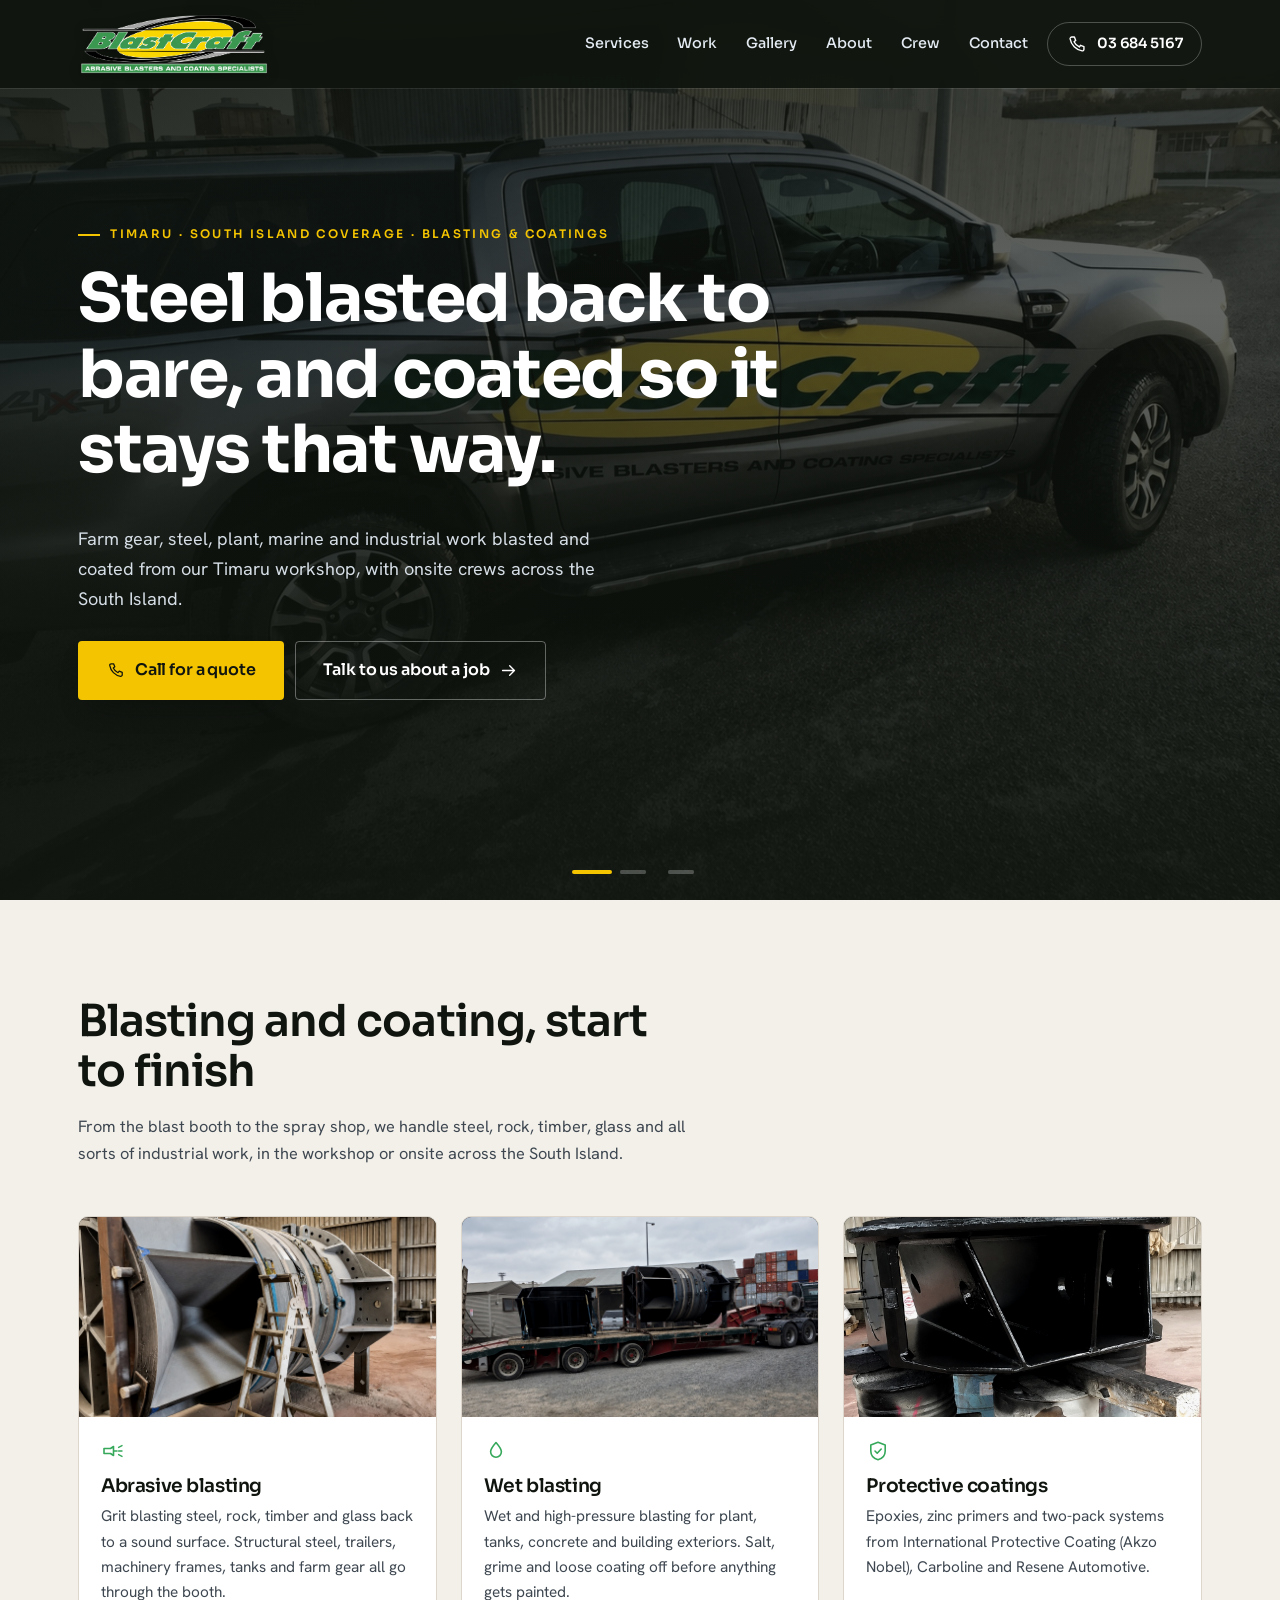
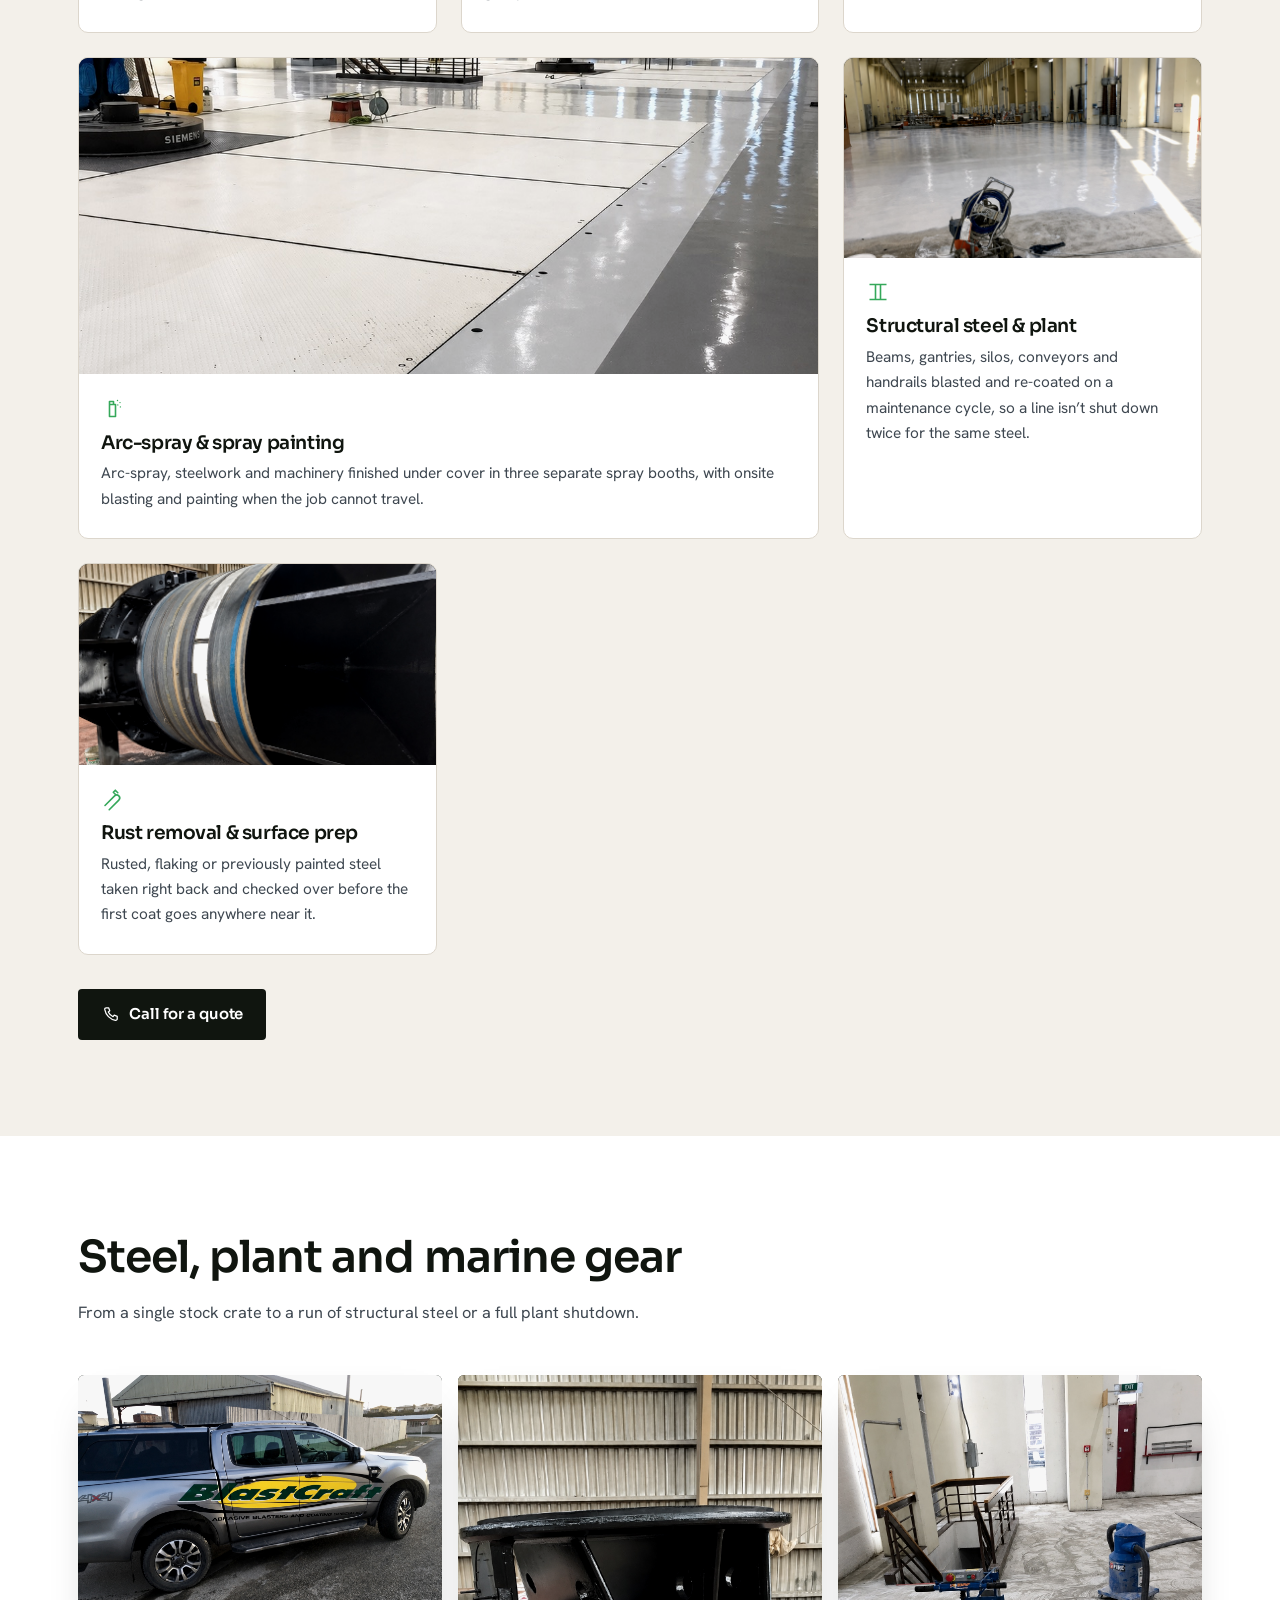
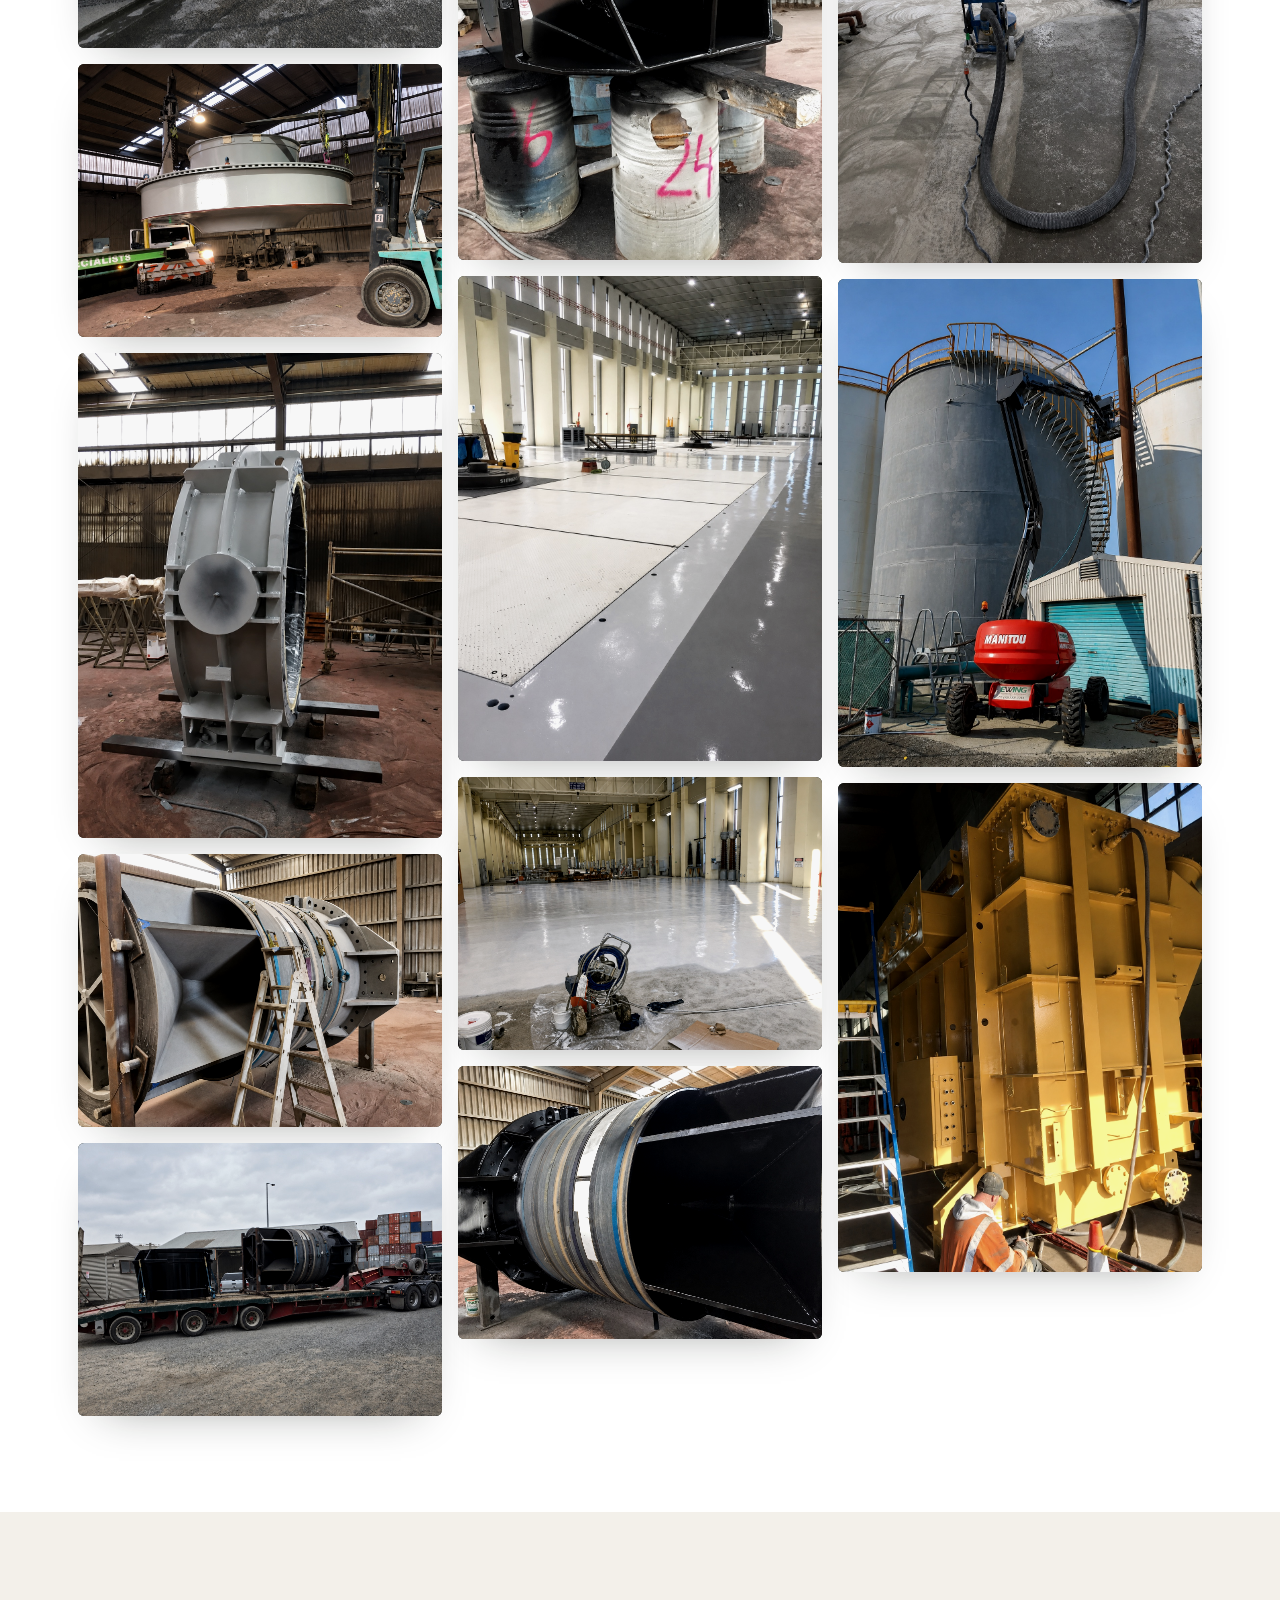
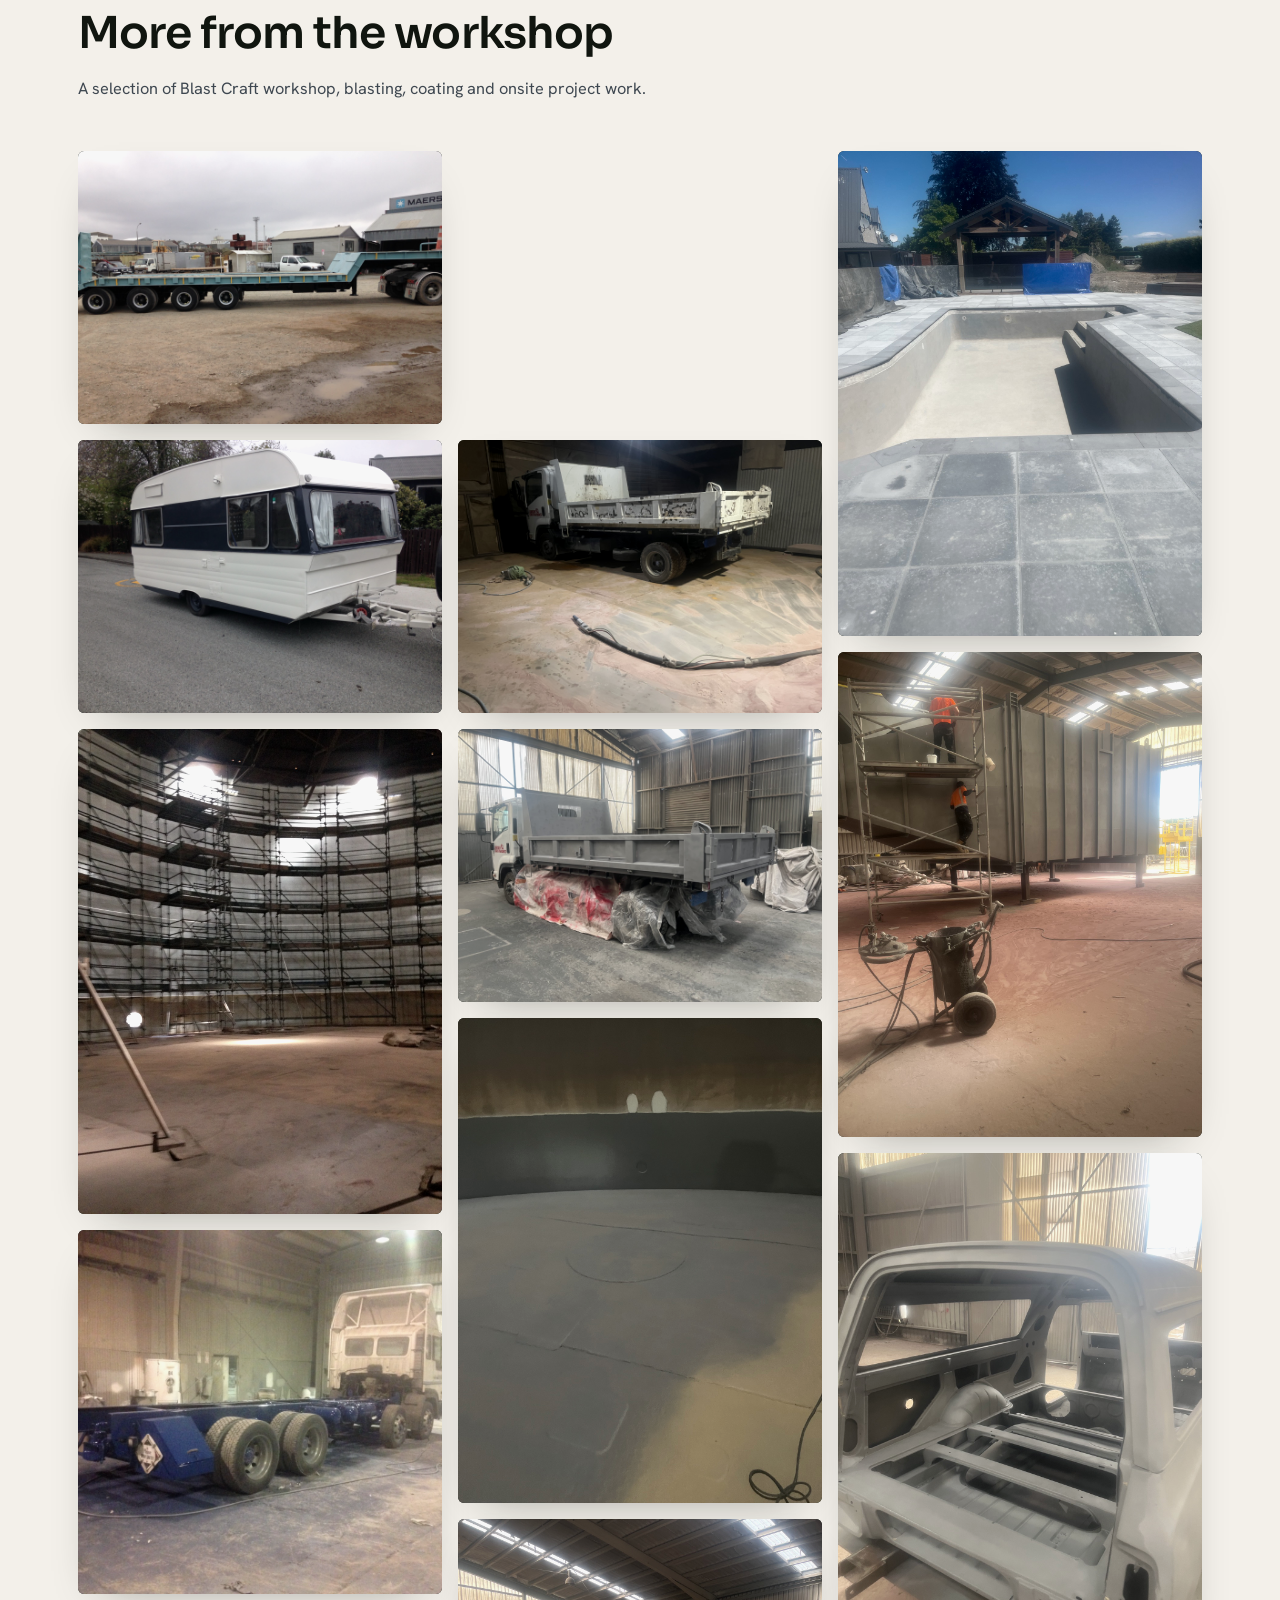
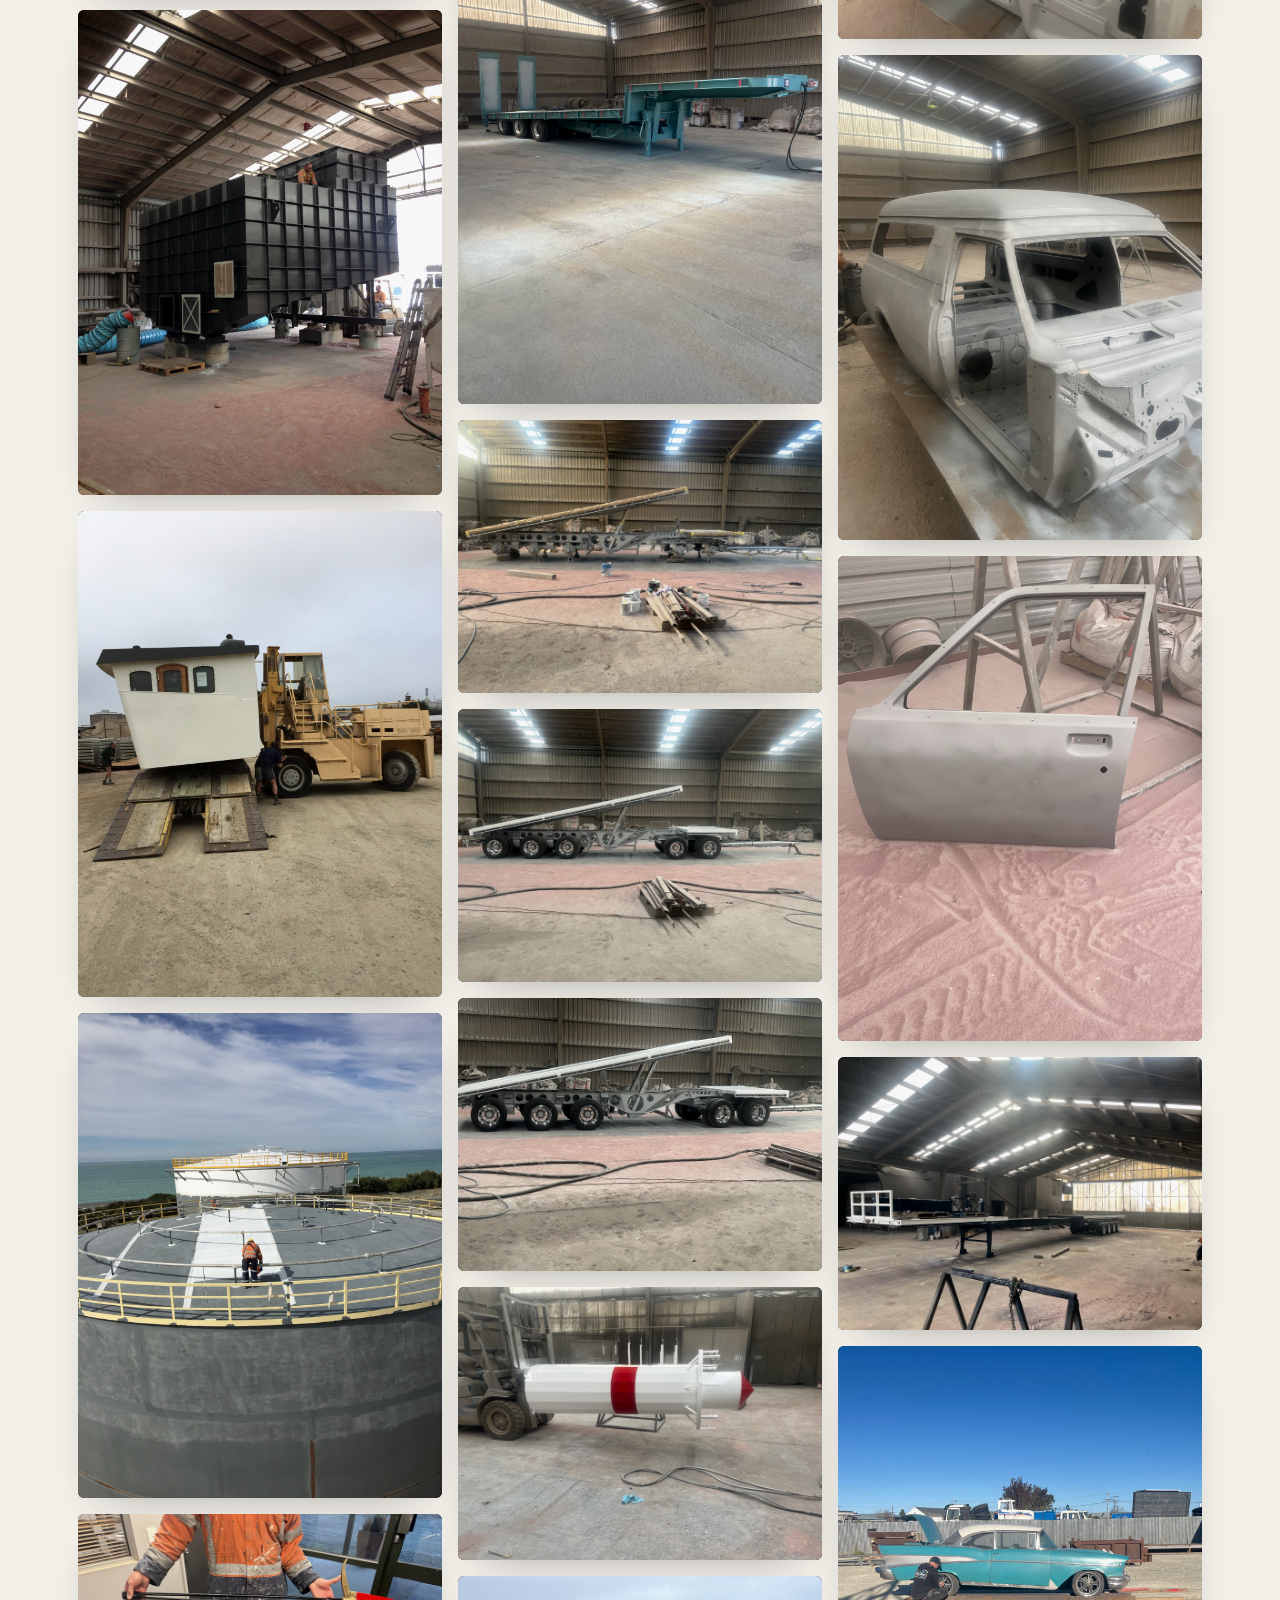
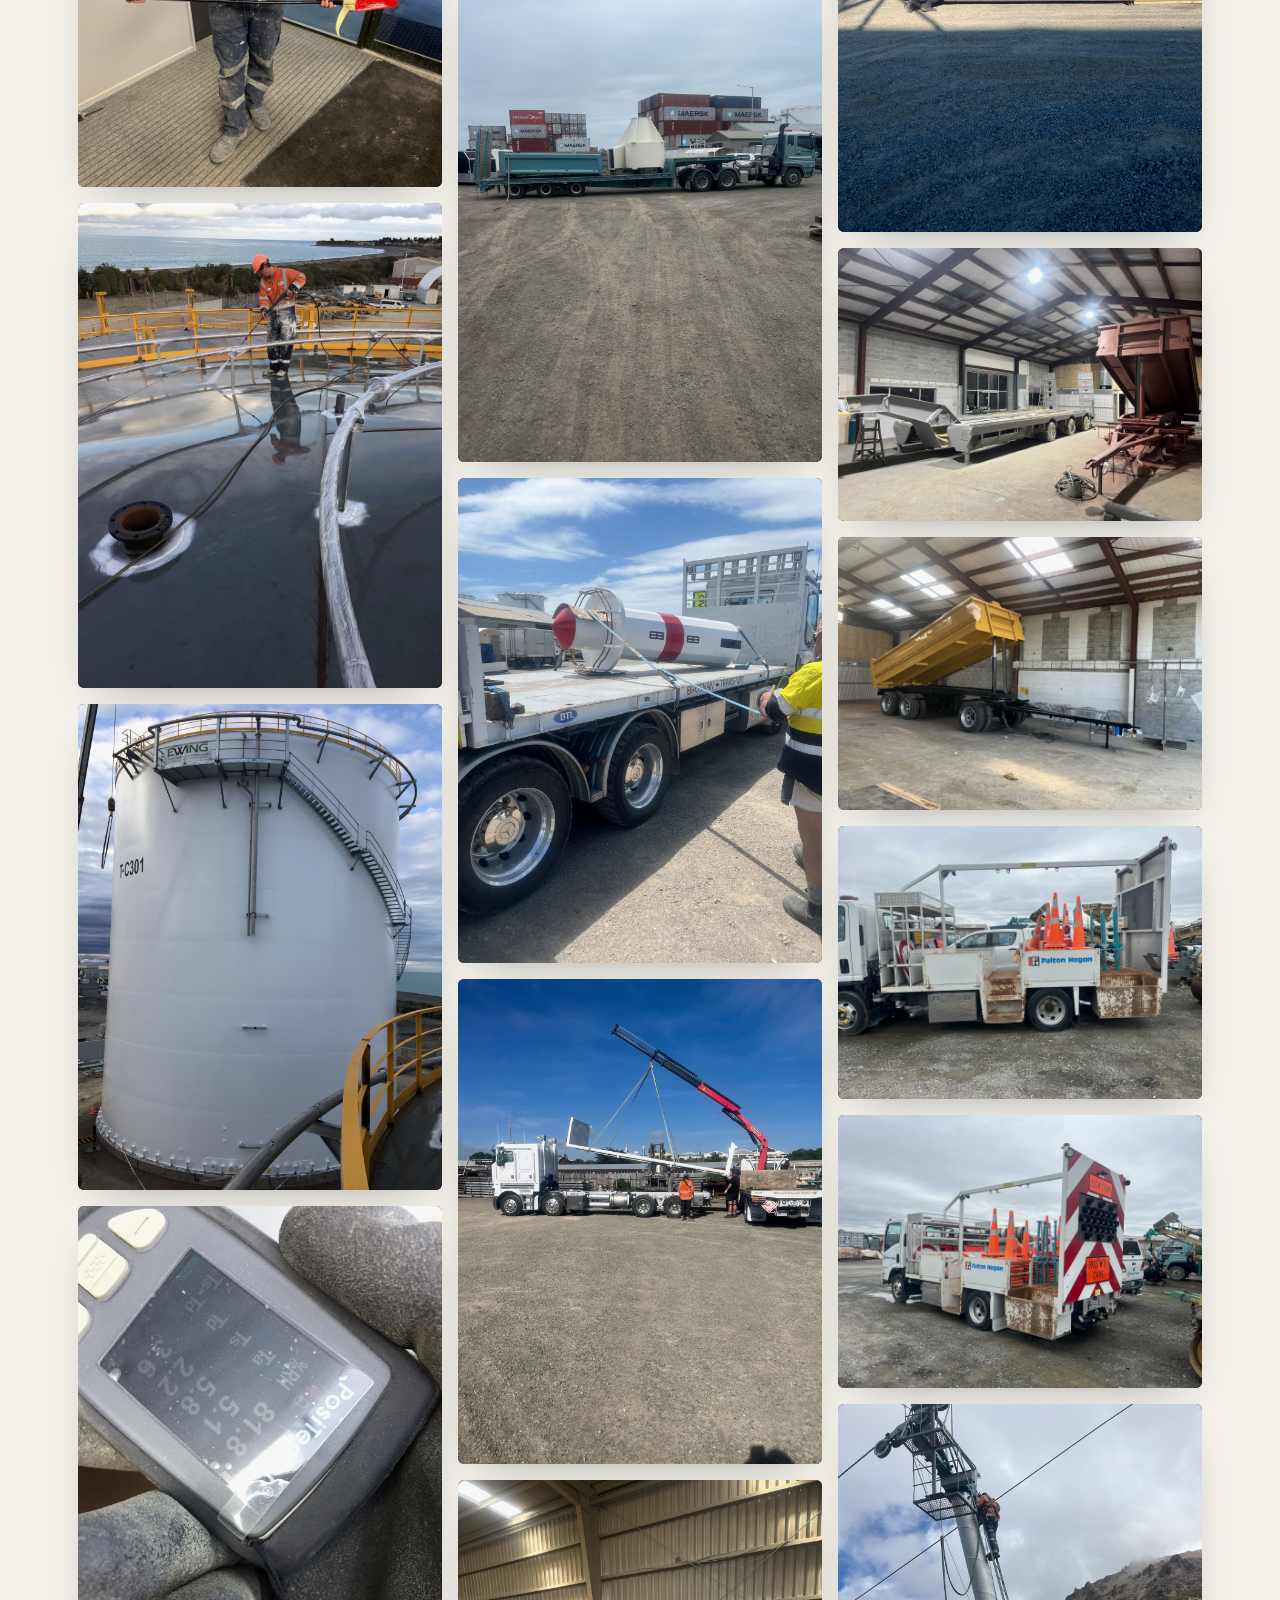
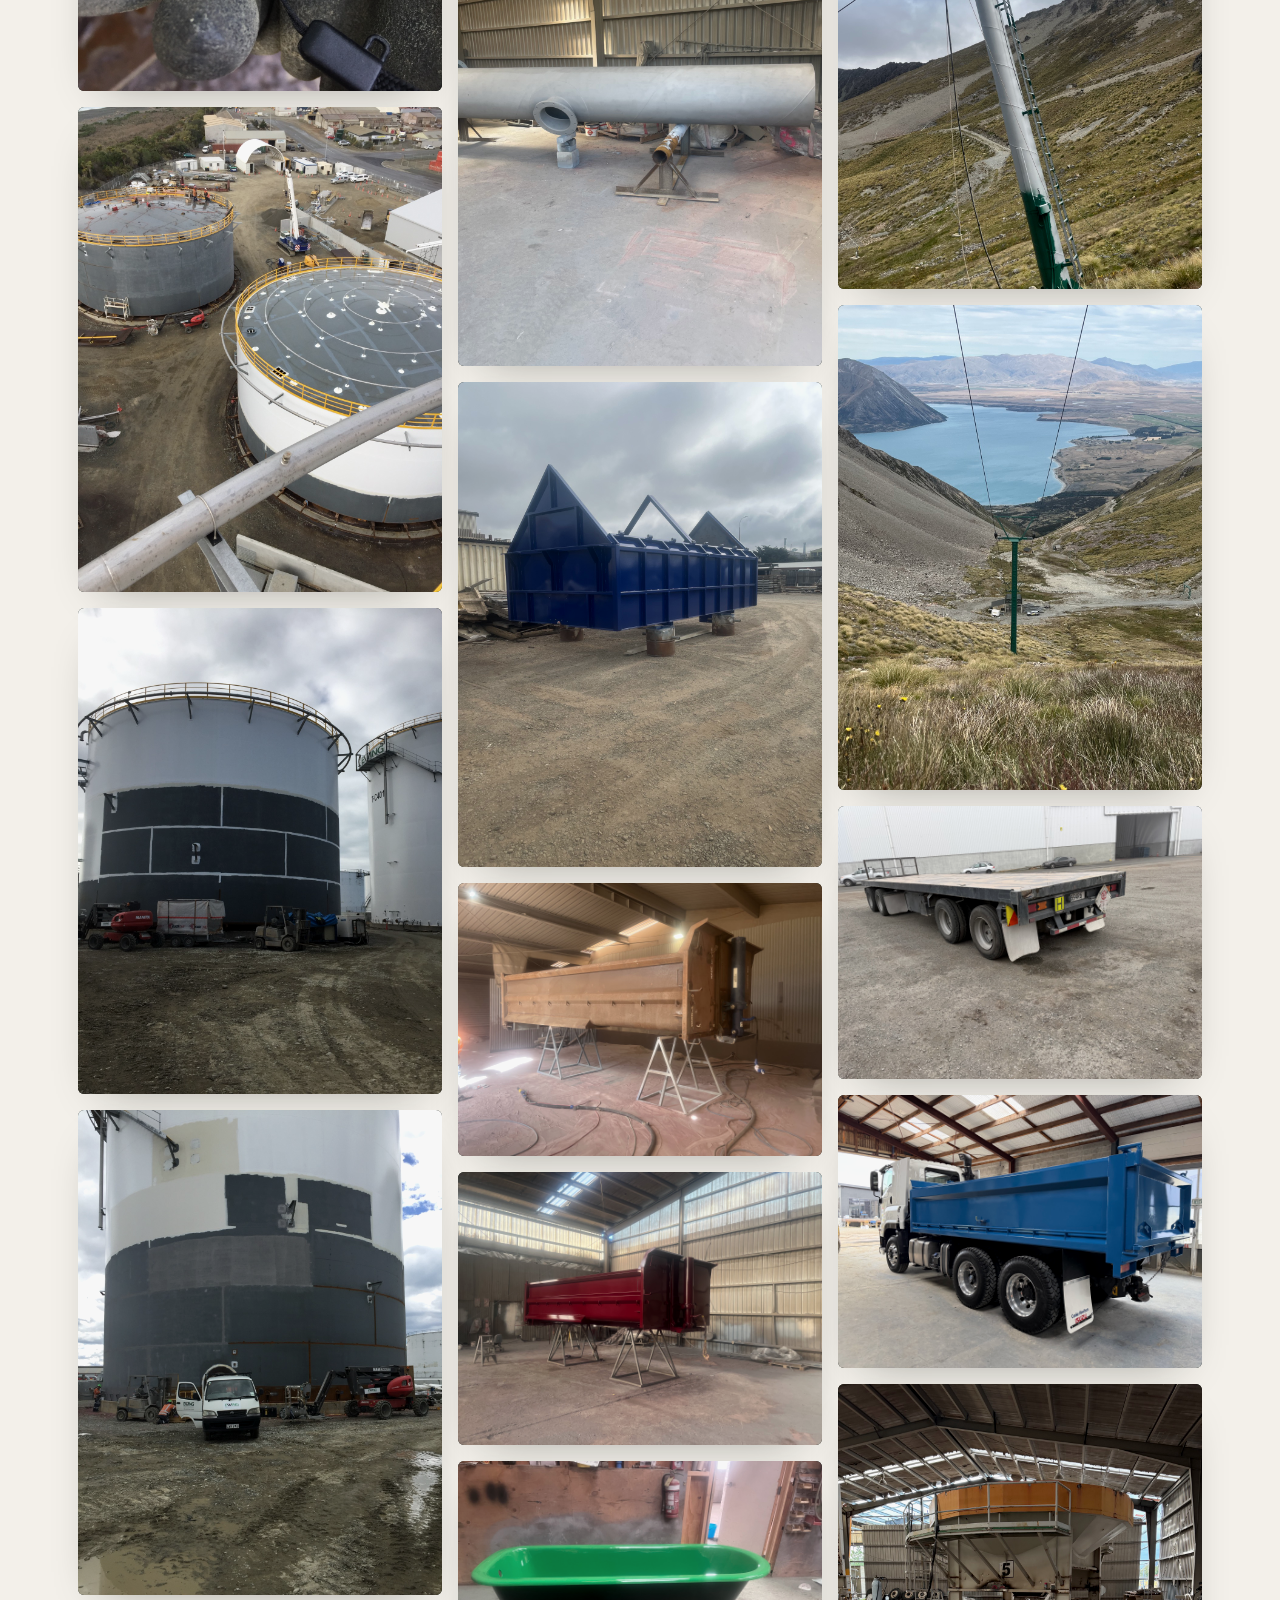
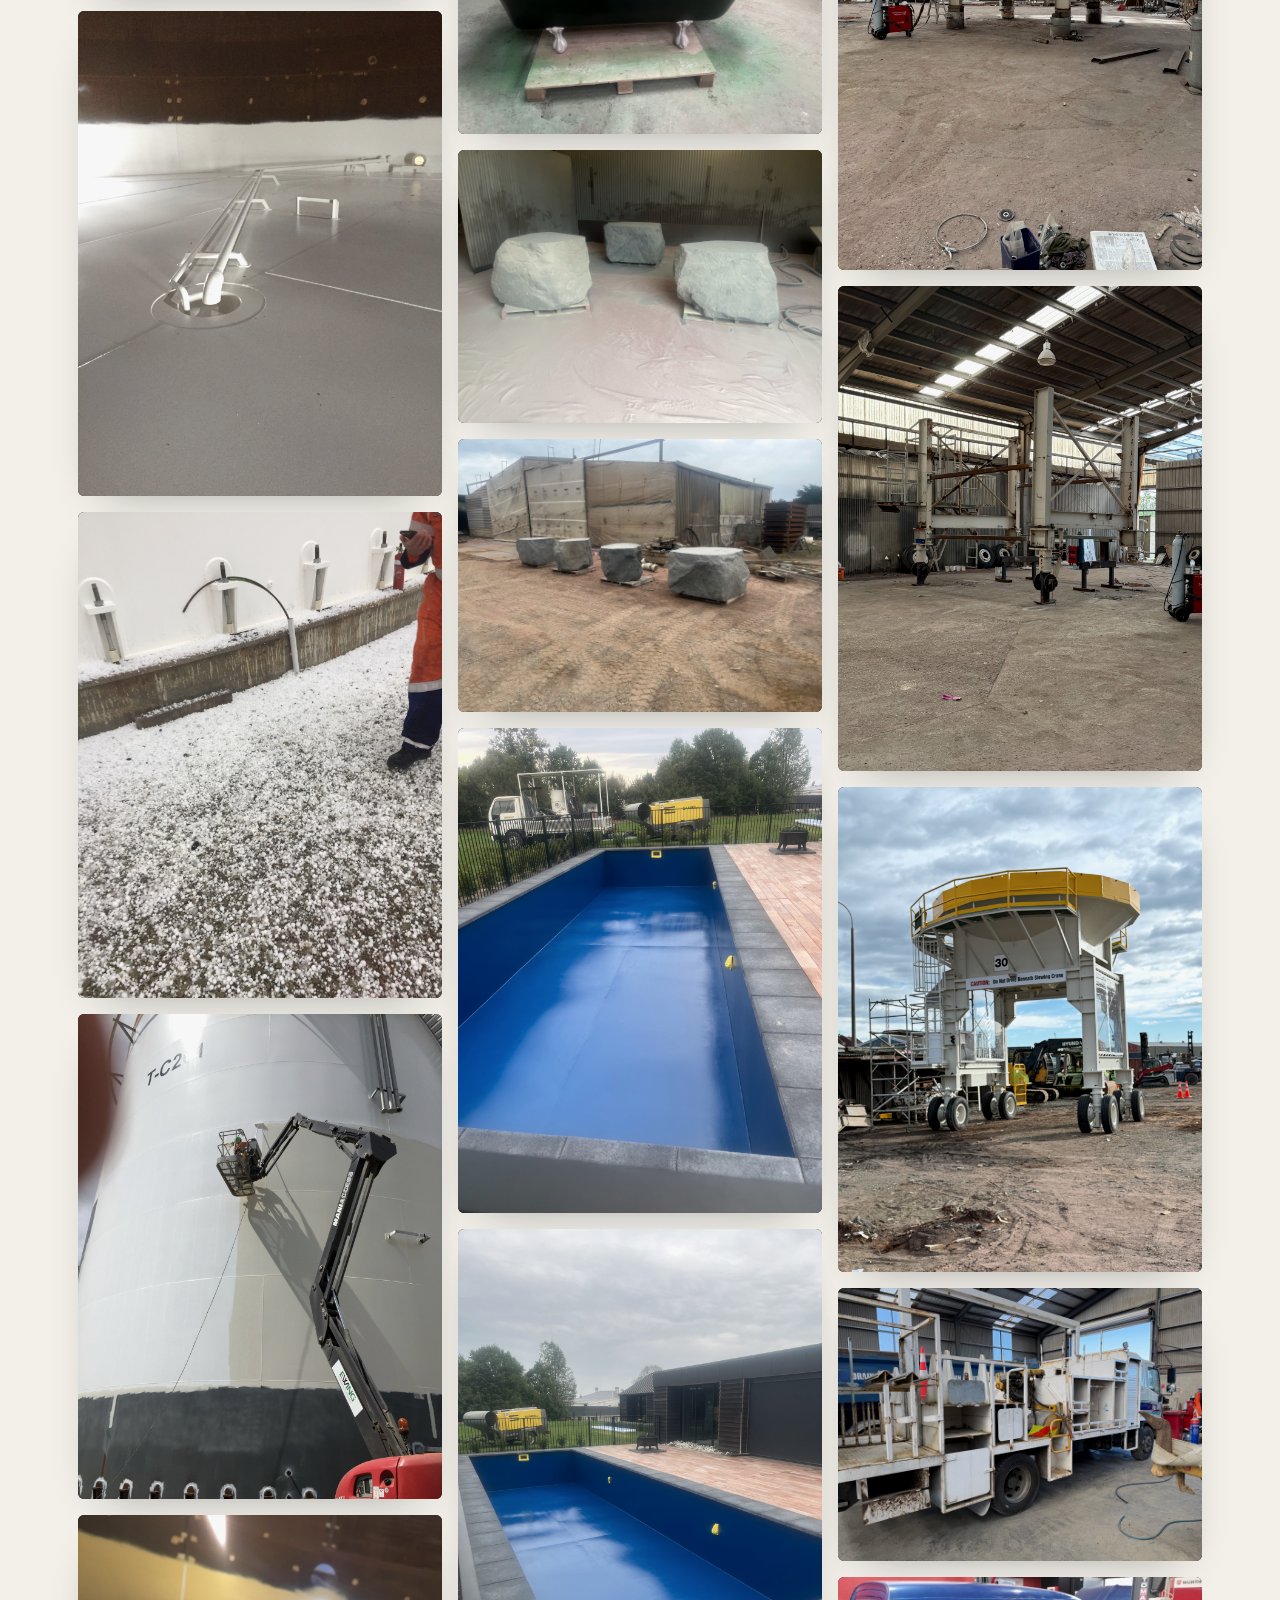
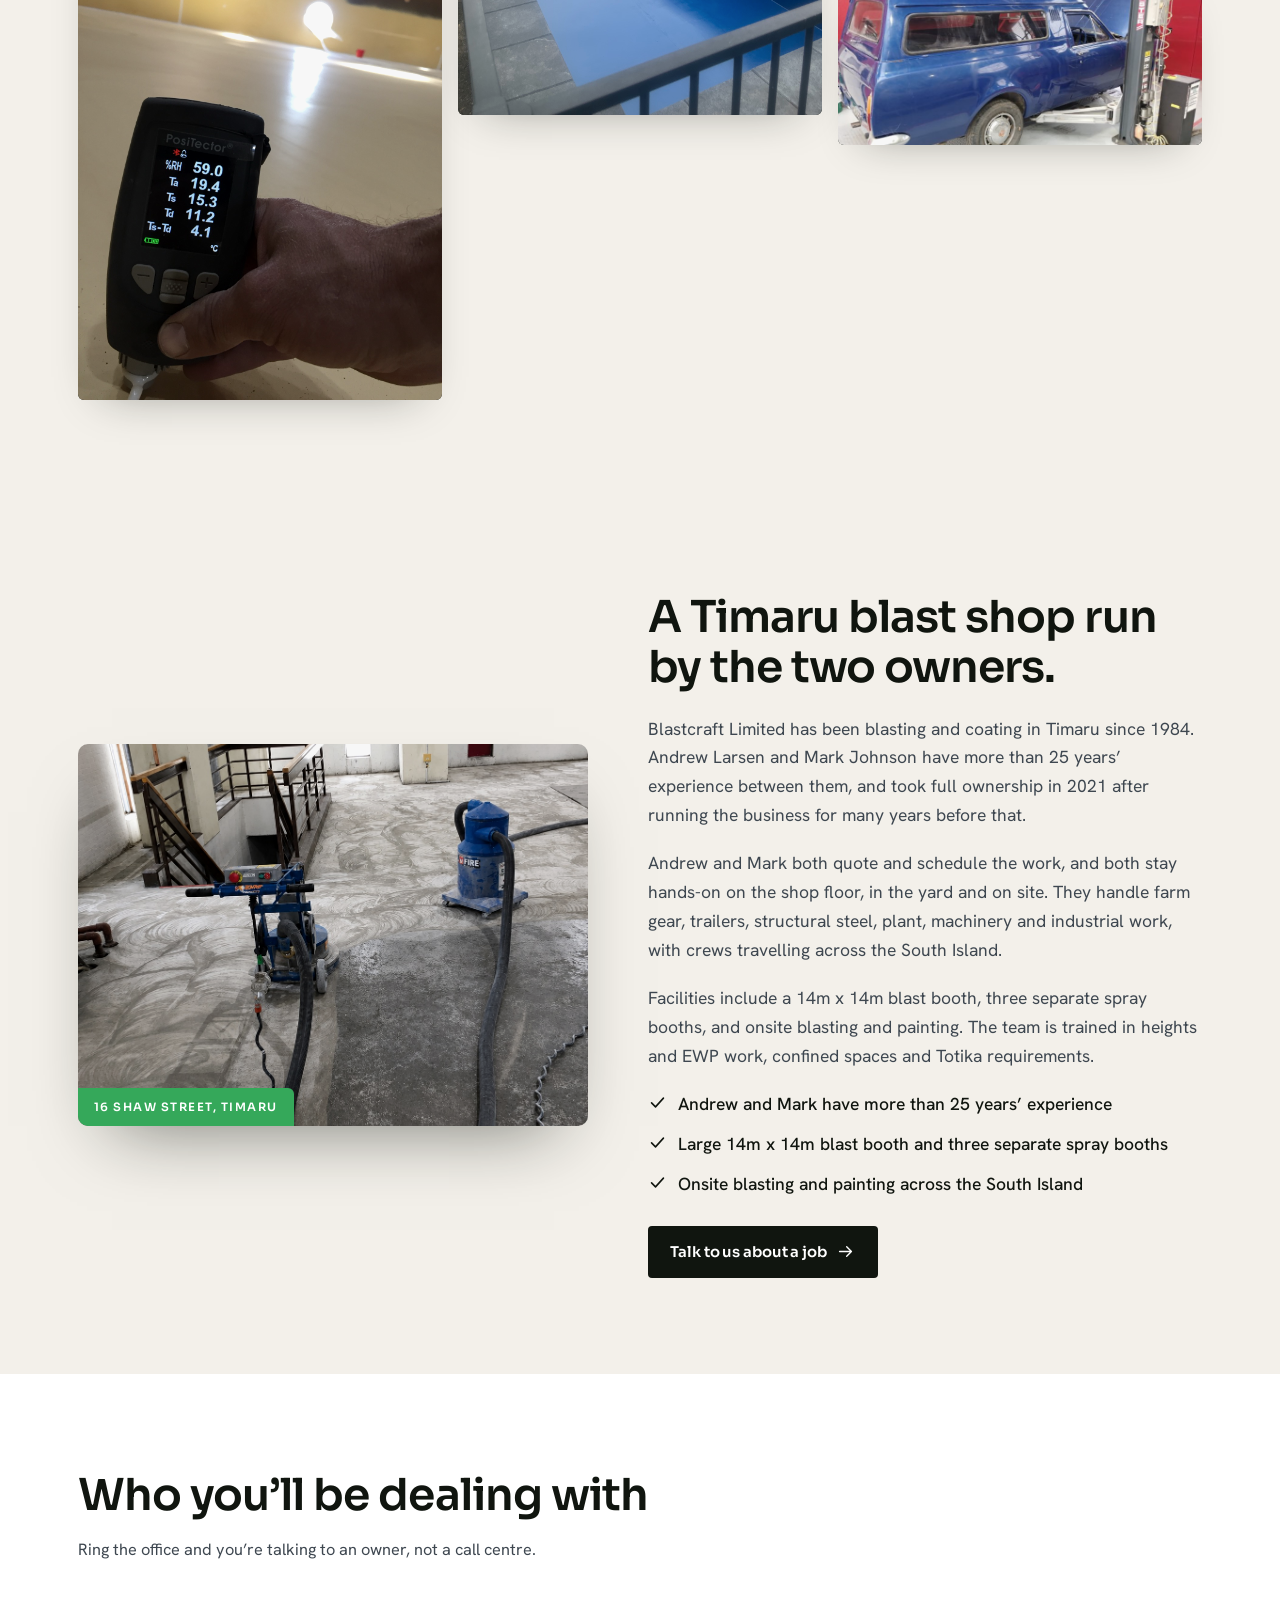
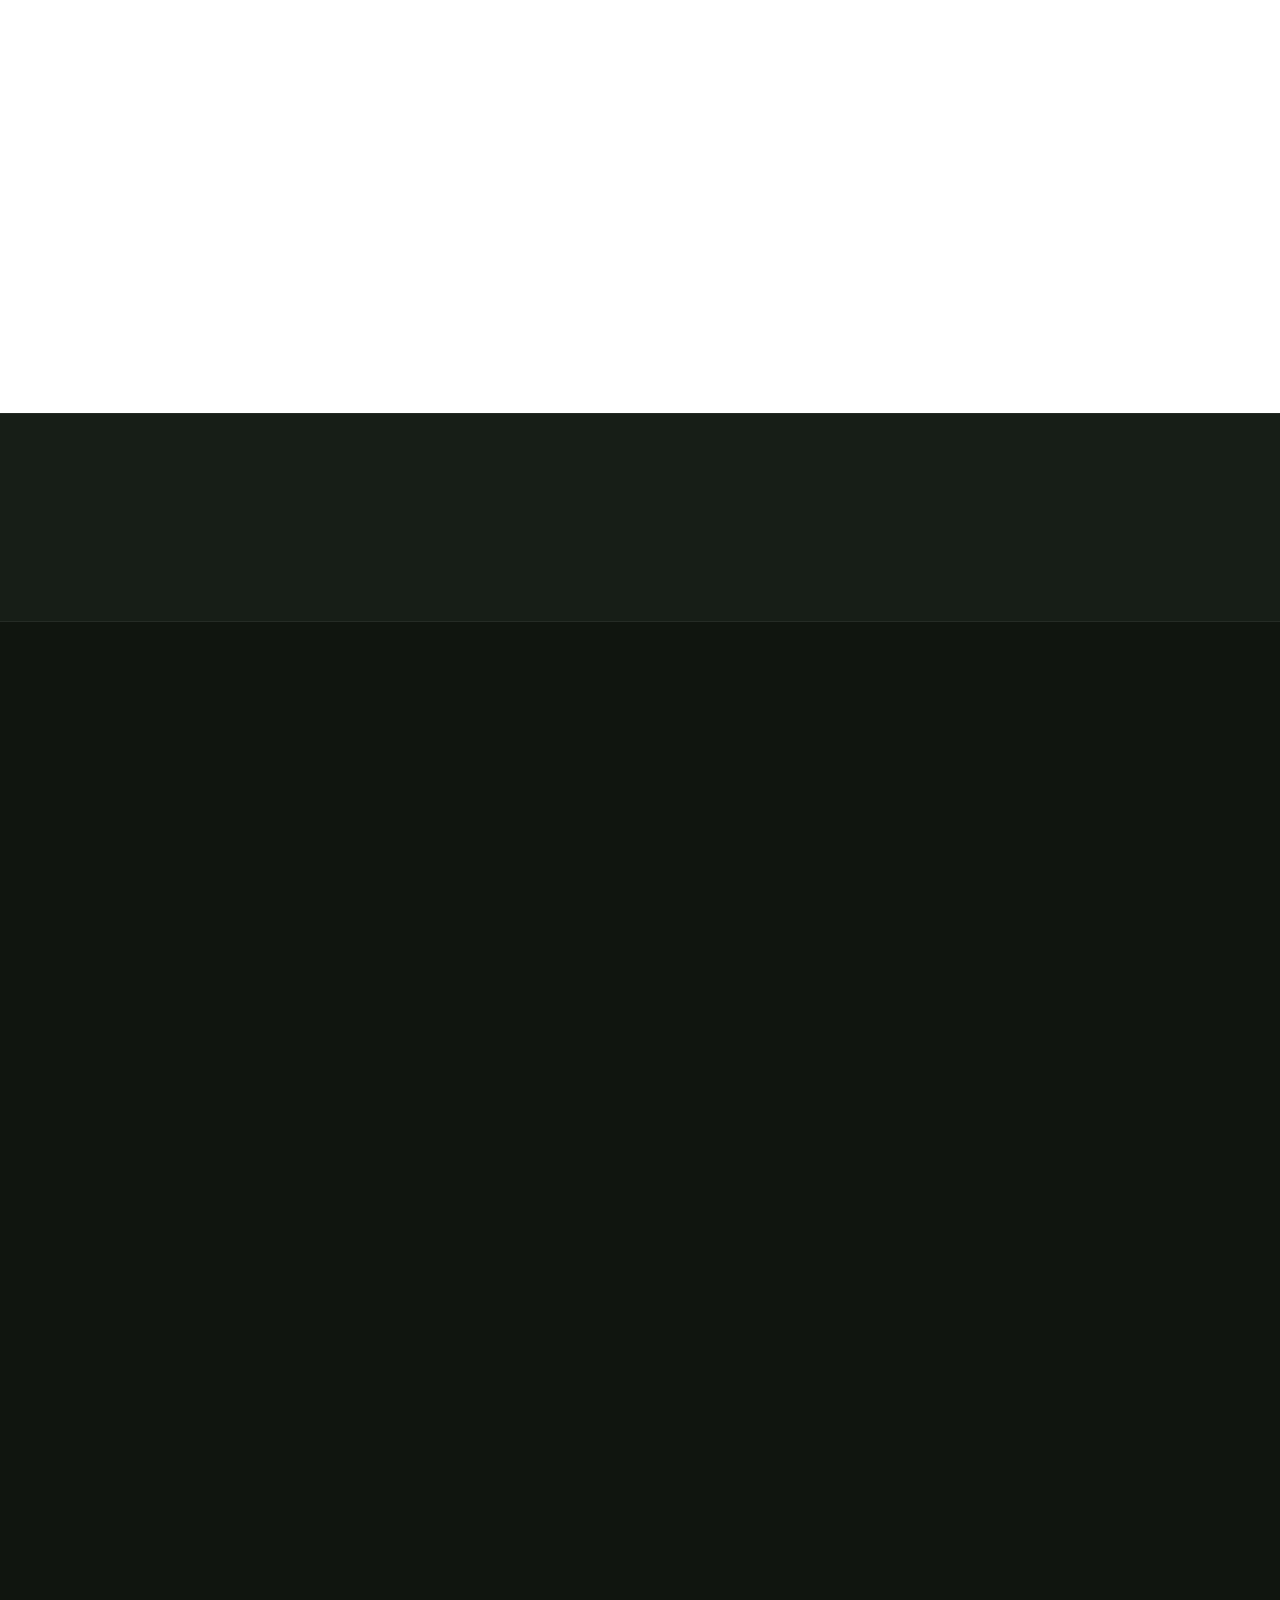
<file: index.html>
<!DOCTYPE html>
<html lang="en-NZ">
<head>
<meta charset="utf-8">
<meta name="viewport" content="width=device-width, initial-scale=1">
<title>Blastcraft Limited | Abrasive Blasting &amp; Protective Coatings, Timaru</title>
<meta name="description" content="Blastcraft Limited provides abrasive blasting, wet blasting, arc-spray and protective coatings from 16 Shaw Street, Timaru, with workshop and onsite crews across the South Island.">
<meta name="theme-color" content="#10150F">
<link rel="canonical" href="https://www.blastcraft.co.nz/">

<meta property="og:type" content="website">
<meta property="og:title" content="Blastcraft Limited | Abrasive Blasting &amp; Protective Coatings, Timaru">
<meta property="og:description" content="Steel, plant, farm gear and industrial surfaces stripped back and re-coated to spec from 16 Shaw Street, Timaru. Workshop and onsite work across the South Island.">
<meta property="og:image" content="img/customer/photo-01.jpg">
<meta name="twitter:card" content="summary_large_image">

<link rel="icon" href="/favicon.ico" sizes="any">
<link rel="icon" type="image/png" sizes="96x96" href="/favicon-96.png">
<link rel="apple-touch-icon" href="/apple-touch-icon.png">

<link rel="preconnect" href="https://fonts.googleapis.com">
<link rel="preconnect" href="https://fonts.gstatic.com" crossorigin>
<link href="https://fonts.googleapis.com/css2?family=Sora:wght@300;400;600;700&family=Hanken+Grotesk:wght@400;500;600;700&display=swap" rel="stylesheet">
<link rel="stylesheet" href="styles.css">
</head>
<body>

<!-- ============ ICON SPRITE ============ -->
<svg class="sprite" aria-hidden="true" focusable="false" xmlns="http://www.w3.org/2000/svg">
  <symbol id="i-phone" viewBox="0 0 24 24"><path fill="none" stroke="currentColor" stroke-width="1.6" stroke-linecap="round" stroke-linejoin="round" d="M6.6 3.5h3l1.5 3.8-1.9 1.5a12.4 12.4 0 0 0 6 6l1.5-1.9 3.8 1.5v3a1.9 1.9 0 0 1-2.1 1.9A16.7 16.7 0 0 1 4.7 5.6a1.9 1.9 0 0 1 1.9-2.1Z"/></symbol>
  <symbol id="i-mail" viewBox="0 0 24 24"><path fill="none" stroke="currentColor" stroke-width="1.6" stroke-linecap="round" stroke-linejoin="round" d="M3.5 6.5h17v11h-17zM3.5 7l8.5 6 8.5-6"/></symbol>
  <symbol id="i-pin" viewBox="0 0 24 24"><path fill="none" stroke="currentColor" stroke-width="1.6" stroke-linecap="round" stroke-linejoin="round" d="M12 21s7-5.7 7-11a7 7 0 1 0-14 0c0 5.3 7 11 7 11Z"/><circle cx="12" cy="10" r="2.6" fill="none" stroke="currentColor" stroke-width="1.6"/></symbol>
  <symbol id="i-clock" viewBox="0 0 24 24"><circle cx="12" cy="12" r="8.5" fill="none" stroke="currentColor" stroke-width="1.6"/><path fill="none" stroke="currentColor" stroke-width="1.6" stroke-linecap="round" d="M12 7.2V12l3.2 2"/></symbol>
  <symbol id="i-check" viewBox="0 0 24 24"><path fill="none" stroke="currentColor" stroke-width="2" stroke-linecap="round" stroke-linejoin="round" d="M4.5 12.5l5 5 10-11"/></symbol>
  <symbol id="i-arrow" viewBox="0 0 24 24"><path fill="none" stroke="currentColor" stroke-width="1.7" stroke-linecap="round" stroke-linejoin="round" d="M4.5 12h15m-6-6 6 6-6 6"/></symbol>
  <symbol id="i-star" viewBox="0 0 24 24"><path fill="currentColor" d="m12 3.2 2.7 5.9 6.4 .7-4.8 4.4 1.3 6.4L12 17.4 6.4 20.6l1.3-6.4L2.9 9.8l6.4-.7z"/></symbol>
  <symbol id="i-quote" viewBox="0 0 24 24"><path fill="currentColor" d="M9.4 5.5C6.3 6.9 4.4 9.6 4.4 13v5.5h6.8V12H7.9c0-2 .9-3.4 2.9-4.3ZM19.6 5.5c-3.1 1.4-5 4.1-5 7.5v5.5h6.8V12h-3.3c0-2 .9-3.4 2.9-4.3Z"/></symbol>
  <symbol id="i-nozzle" viewBox="0 0 24 24"><path fill="none" stroke="currentColor" stroke-width="1.6" stroke-linecap="round" stroke-linejoin="round" d="M3 9.5h6.5l3-2v9l-3-2H3zM12.5 12H16"/><path fill="none" stroke="currentColor" stroke-width="1.4" stroke-linecap="round" d="M17.6 8.4 21 6.6M17.6 12H21M17.6 15.6 21 17.4"/></symbol>
  <symbol id="i-droplet" viewBox="0 0 24 24"><path fill="none" stroke="currentColor" stroke-width="1.6" stroke-linejoin="round" d="M12 3.5c3.4 3.9 5.4 6.8 5.4 9.3a5.4 5.4 0 0 1-10.8 0c0-2.5 2-5.4 5.4-9.3Z"/></symbol>
  <symbol id="i-shield" viewBox="0 0 24 24"><path fill="none" stroke="currentColor" stroke-width="1.6" stroke-linejoin="round" d="M12 3.2 4.8 6v6c0 4.4 3 7.6 7.2 8.8 4.2-1.2 7.2-4.4 7.2-8.8V6Z"/><path fill="none" stroke="currentColor" stroke-width="1.6" stroke-linecap="round" stroke-linejoin="round" d="m9 12 2.2 2.2L15.2 10"/></symbol>
  <symbol id="i-spray" viewBox="0 0 24 24"><path fill="none" stroke="currentColor" stroke-width="1.6" stroke-linejoin="round" d="M8.5 8.5h6v12h-6zM8.5 8.5V5.5h4v3"/><path fill="none" stroke="currentColor" stroke-width="1.4" stroke-linecap="round" d="M16.5 4.5h.01M19 6.6h.01M16.8 8.9h.01M19.4 10.9h.01"/></symbol>
  <symbol id="i-beam" viewBox="0 0 24 24"><path fill="none" stroke="currentColor" stroke-width="1.6" stroke-linejoin="round" d="M3.5 4.5h17M3.5 19.5h17M9.5 4.5v15M14.5 4.5v15"/></symbol>
  <symbol id="i-rust" viewBox="0 0 24 24"><path fill="none" stroke="currentColor" stroke-width="1.6" stroke-linecap="round" stroke-linejoin="round" d="M4 18.5 13.6 8.9a3 3 0 0 1 4.2 0 3 3 0 0 1 0 4.2L8.2 22.7"/><path fill="none" stroke="currentColor" stroke-width="1.6" stroke-linecap="round" stroke-linejoin="round" d="m14.8 7.7-2.5-2.5 2-2 2.5 2.5"/></symbol>
  <symbol id="i-fb" viewBox="0 0 24 24"><path fill="currentColor" d="M13.9 21v-8h2.7l.4-3.1h-3.1V7.9c0-.9.25-1.5 1.55-1.5h1.65V3.6A22 22 0 0 0 14.7 3.5c-2.4 0-4 1.45-4 4.1v2.3H8v3.1h2.7v8Z"/></symbol>
  <symbol id="i-ig" viewBox="0 0 24 24"><path fill="currentColor" d="M12 2.2c-2.7 0-3 .01-4.05.06-1.06.05-1.78.22-2.4.46a4.9 4.9 0 0 0-1.77 1.15A4.9 4.9 0 0 0 2.63 5.64c-.24.63-.4 1.35-.45 2.4C2.13 9.1 2.12 9.43 2.12 12s.01 2.9.06 3.96c.05 1.05.21 1.77.45 2.4a4.9 4.9 0 0 0 1.15 1.77 4.9 4.9 0 0 0 1.77 1.15c.62.24 1.34.4 2.4.45 1.06.05 1.39.06 4.05.06s3-.01 4.05-.06c1.06-.05 1.78-.21 2.4-.45a5.1 5.1 0 0 0 2.92-2.92c.24-.63.4-1.35.45-2.4.05-1.06.06-1.39.06-3.96s-.01-2.9-.06-3.96c-.05-1.05-.21-1.77-.45-2.4a4.9 4.9 0 0 0-1.15-1.77 4.9 4.9 0 0 0-1.77-1.15c-.62-.24-1.34-.41-2.4-.46C15 2.21 14.66 2.2 12 2.2Zm0 1.77c2.6 0 2.92.01 3.95.06.95.04 1.47.2 1.81.34.46.17.78.38 1.12.72.34.34.55.66.72 1.12.13.34.3.86.34 1.81.05 1.03.06 1.34.06 3.95s-.01 2.92-.06 3.95c-.04.95-.21 1.47-.34 1.81-.17.46-.38.78-.72 1.12-.34.34-.66.55-1.12.72-.34.13-.86.3-1.81.34-1.03.05-1.34.06-3.95.06s-2.92-.01-3.95-.06c-.95-.04-1.47-.21-1.81-.34a3.1 3.1 0 0 1-1.12-.72 3.1 3.1 0 0 1-.72-1.12c-.13-.34-.3-.86-.34-1.81-.05-1.03-.06-1.34-.06-3.95s.01-2.92.06-3.95c.04-.95.21-1.47.34-1.81.17-.46.38-.78.72-1.12.34-.34.66-.55 1.12-.72.34-.13.86-.3 1.81-.34C9.08 3.98 9.4 3.97 12 3.97Zm0 3.01a5.02 5.02 0 1 0 0 10.04 5.02 5.02 0 0 0 0-10.04Zm0 8.28a3.26 3.26 0 1 1 0-6.52 3.26 3.26 0 0 1 0 6.52Zm6.4-8.48a1.17 1.17 0 1 1-2.35 0 1.17 1.17 0 0 1 2.35 0Z"/></symbol>
  <symbol id="i-tt" viewBox="0 0 24 24"><path fill="currentColor" d="M16.6 2.5h-3v13.3a2.7 2.7 0 1 1-2.7-2.7c.28 0 .55.04.8.12v-3.1a5.8 5.8 0 1 0 4.9 5.72V9.1a6.6 6.6 0 0 0 3.9 1.26V7.3a3.7 3.7 0 0 1-3.9-3.6z"/></symbol>
  <symbol id="i-menu" viewBox="0 0 24 24"><path fill="none" stroke="currentColor" stroke-width="1.8" stroke-linecap="round" d="M4 7h16M4 12h16M4 17h16"/></symbol>
  <symbol id="i-close" viewBox="0 0 24 24"><path fill="none" stroke="currentColor" stroke-width="1.8" stroke-linecap="round" d="M6 6l12 12M18 6 6 18"/></symbol>
  <symbol id="i-google" viewBox="0 0 24 24"><path fill="currentColor" d="M21.3 12.2c0-.7-.06-1.35-.18-2H12v3.9h5.24a4.5 4.5 0 0 1-1.95 2.95v2.45h3.15c1.85-1.7 2.91-4.2 2.91-7.3Z"/><path fill="currentColor" opacity=".75" d="M12 21.5c2.63 0 4.83-.87 6.44-2.36l-3.15-2.44c-.87.59-1.99.94-3.29.94-2.53 0-4.67-1.71-5.44-4H3.3v2.52A9.5 9.5 0 0 0 12 21.5Z"/><path fill="currentColor" opacity=".55" d="M6.56 13.64a5.7 5.7 0 0 1 0-3.64V7.48H3.3a9.5 9.5 0 0 0 0 8.52Z"/><path fill="currentColor" opacity=".85" d="M12 6.34c1.43 0 2.71.49 3.72 1.45l2.79-2.79C16.83 3.42 14.63 2.5 12 2.5A9.5 9.5 0 0 0 3.3 7.48l3.26 2.52c.77-2.29 2.91-3.66 5.44-3.66Z"/></symbol>
</svg>

<!-- ============ NAV ============ -->
<header class="nav" id="nav">
  <div class="wrap nav__inner">
    <a class="brand" href="#top" aria-label="Blastcraft Limited home">
      <img class="brand__logo" src="img/customer/blastcraft-logo.png" alt="Blast Craft, Abrasive Blasters and Coating Specialists" width="2172" height="724">
    </a>

    <nav class="nav__links" id="navLinks" aria-label="Main">
      <a href="#services">Services</a>
      <a href="#work">Work</a>
      <a href="#photo-archive">Gallery</a>
      <a href="#about">About</a>
      <a href="#crew">Crew</a>
      <a href="#contact">Contact</a>
    </nav>

    <a class="btn btn--ghost nav__call" href="tel:+6436845167">
      <svg class="ic" aria-hidden="true"><use href="#i-phone"></use></svg>
      <span>03 684 5167</span>
    </a>

    <button class="nav__toggle" id="navToggle" aria-expanded="false" aria-controls="navLinks" aria-label="Open menu">
      <svg class="ic ic--menu" aria-hidden="true"><use href="#i-menu"></use></svg>
      <svg class="ic ic--close" aria-hidden="true"><use href="#i-close"></use></svg>
    </button>
  </div>
</header>

<main id="top">

<!-- ============ HERO ============ -->
<section class="hero" id="hero">
  <div class="hero__media" aria-hidden="true">
    <img class="hero__img is-on" src="img/customer/photo-01.jpg" alt="Blast Craft industrial vehicle and workshop work" fetchpriority="high" loading="eager" width="1448" height="1086">
    <img class="hero__img" src="img/customer/photo-02.jpg" alt="Blast Craft workshop equipment" loading="lazy" width="1448" height="1086">
    <img class="hero__img" src="img/customer/photo-03.jpg" alt="Blast Craft industrial finishing work" loading="lazy" width="1086" height="1448">
  </div>
  <div class="hero__scrim"></div>

  <div class="wrap hero__inner">
    <span class="hero__eyebrow reveal">Timaru &middot; South Island coverage &middot; Blasting &amp; coatings</span>
    <h1 class="hero__title reveal">Steel blasted back to bare, and coated so it stays that way.</h1>
    <p class="hero__sub reveal">Farm gear, steel, plant, marine and industrial work blasted and coated from our Timaru workshop, with onsite crews across the South Island.</p>

    <div class="hero__cta reveal">
      <a class="btn btn--accent btn--lg" href="tel:+6436845167">
        <svg class="ic" aria-hidden="true"><use href="#i-phone"></use></svg>
        <span>Call for a quote</span>
      </a>
      <a class="btn btn--outline btn--lg" href="#contact">
        <span>Talk to us about a job</span>
        <svg class="ic" aria-hidden="true"><use href="#i-arrow"></use></svg>
      </a>
    </div>

  </div>

  <div class="hero__dots" role="tablist" aria-label="Hero images">
    <button class="hero__dot is-on" type="button" aria-label="Image 1"></button>
    <button class="hero__dot" type="button" aria-label="Image 2"></button>
    <button class="hero__dot" type="button" aria-label="Image 3"></button>
  </div>
</section>

<!-- ============ SERVICES ============ -->
<section class="section section--bone" id="services">
  <div class="wrap">
    <header class="shead reveal">
      <h2>Blasting and coating, start to finish</h2>
      <p class="shead__sub">From the blast booth to the spray shop, we handle steel, rock, timber, glass and all sorts of industrial work, in the workshop or onsite across the South Island.</p>
    </header>

    <div class="cards">
      <article class="card reveal">
        <div class="card__media"><img src="img/customer/photo-04.jpg" alt="Steel fabrication ready for the blast booth" loading="lazy" width="1448" height="1086"></div>
        <div class="card__body">
          <svg class="ic ic--md card__ic" aria-hidden="true"><use href="#i-nozzle"></use></svg>
          <h3>Abrasive blasting</h3>
          <p>Grit blasting steel, rock, timber and glass back to a sound surface. Structural steel, trailers, machinery frames, tanks and farm gear all go through the booth.</p>
        </div>
      </article>

      <article class="card reveal">
        <div class="card__media"><img src="img/customer/photo-05.jpg" alt="Blast Craft surface preparation work" loading="lazy" width="1448" height="1086"></div>
        <div class="card__body">
          <svg class="ic ic--md card__ic" aria-hidden="true"><use href="#i-droplet"></use></svg>
          <h3>Wet blasting</h3>
          <p>Wet and high-pressure blasting for plant, tanks, concrete and building exteriors. Salt, grime and loose coating off before anything gets painted.</p>
        </div>
      </article>

      <article class="card reveal">
        <div class="card__media"><img src="img/customer/photo-06.jpg" alt="Industrial coating work in the Blast Craft workshop" loading="lazy" width="1086" height="1448"></div>
        <div class="card__body">
          <svg class="ic ic--md card__ic" aria-hidden="true"><use href="#i-shield"></use></svg>
          <h3>Protective coatings</h3>
          <p>Epoxies, zinc primers and two-pack systems from International Protective Coating (Akzo Nobel), Carboline and Resene Automotive.</p>
        </div>
      </article>

      <article class="card card--wide reveal">
        <div class="card__media"><img src="img/customer/photo-07.jpg" alt="Protective coating work by Blast Craft" loading="lazy" width="1086" height="1448"></div>
        <div class="card__body">
          <svg class="ic ic--md card__ic" aria-hidden="true"><use href="#i-spray"></use></svg>
          <h3>Arc-spray &amp; spray painting</h3>
          <p>Arc-spray, steelwork and machinery finished under cover in three separate spray booths, with onsite blasting and painting when the job cannot travel.</p>
        </div>
      </article>

      <article class="card reveal">
        <div class="card__media"><img src="img/customer/photo-08.jpg" alt="Freshly finished industrial equipment" loading="lazy" width="1448" height="1086"></div>
        <div class="card__body">
          <svg class="ic ic--md card__ic" aria-hidden="true"><use href="#i-beam"></use></svg>
          <h3>Structural steel &amp; plant</h3>
          <p>Beams, gantries, silos, conveyors and handrails blasted and re-coated on a maintenance cycle, so a line isn&rsquo;t shut down twice for the same steel.</p>
        </div>
      </article>

      <article class="card reveal">
        <div class="card__media"><img src="img/customer/photo-09.jpg" alt="Steelwork in the Blast Craft workshop" loading="lazy" width="1448" height="1086"></div>
        <div class="card__body">
          <svg class="ic ic--md card__ic" aria-hidden="true"><use href="#i-rust"></use></svg>
          <h3>Rust removal &amp; surface prep</h3>
          <p>Rusted, flaking or previously painted steel taken right back and checked over before the first coat goes anywhere near it.</p>
        </div>
      </article>
    </div>

    <div class="shead__foot reveal">
      <a class="btn btn--dark" href="tel:+6436845167">
        <svg class="ic" aria-hidden="true"><use href="#i-phone"></use></svg>
        <span>Call for a quote</span>
      </a>
    </div>
  </div>
</section>

<!-- ============ WORK / GALLERY ============ -->
<section class="section" id="work">
  <div class="wrap">
    <header class="shead reveal">
      <h2>Steel, plant and marine gear</h2>
      <p class="shead__sub">From a single stock crate to a run of structural steel or a full plant shutdown.</p>
    </header>

    <div class="masonry">
      <figure class="mas reveal"><img src="img/customer/photo-01.jpg" alt="Blast Craft vehicle and workshop work" loading="lazy" width="1448" height="1086"></figure>
      <figure class="mas reveal"><img src="img/customer/photo-02.jpg" alt="Blast Craft equipment" loading="lazy" width="1448" height="1086"></figure>
      <figure class="mas reveal"><img src="img/customer/photo-03.jpg" alt="Blast Craft industrial work" loading="lazy" width="1086" height="1448"></figure>
      <figure class="mas reveal"><img src="img/customer/photo-04.jpg" alt="Blast Craft steel fabrication work" loading="lazy" width="1448" height="1086"></figure>
      <figure class="mas reveal"><img src="img/customer/photo-05.jpg" alt="Blast Craft surface preparation work" loading="lazy" width="1448" height="1086"></figure>
      <figure class="mas reveal"><img src="img/customer/photo-06.jpg" alt="Blast Craft industrial coating work" loading="lazy" width="1086" height="1448"></figure>
      <figure class="mas reveal"><img src="img/customer/photo-07.jpg" alt="Blast Craft protective coating work" loading="lazy" width="1086" height="1448"></figure>
      <figure class="mas reveal"><img src="img/customer/photo-08.jpg" alt="Blast Craft finished industrial equipment" loading="lazy" width="1448" height="1086"></figure>
      <figure class="mas reveal"><img src="img/customer/photo-09.jpg" alt="Blast Craft workshop steelwork" loading="lazy" width="1448" height="1086"></figure>
      <figure class="mas reveal"><img src="img/customer/photo-10.jpg" alt="Blast Craft workshop project" loading="lazy" width="1083" height="1453"></figure>
      <figure class="mas reveal"><img src="img/customer/photo-11.jpg" alt="Blast Craft finished coating project" loading="lazy" width="1083" height="1453"></figure>
      <figure class="mas reveal"><img src="img/customer/photo-12.jpg" alt="Blast Craft industrial finishing project" loading="lazy" width="1083" height="1453"></figure>
    </div>
  </div>
</section>

<!-- ============ CUSTOMER PHOTO ARCHIVE ============ -->
<section class="section section--bone" id="photo-archive">
  <div class="wrap">
    <header class="shead reveal">
      <h2>More from the workshop</h2>
      <p class="shead__sub">A selection of Blast Craft workshop, blasting, coating and onsite project work.</p>
    </header>
    <div class="masonry">
      <figure class="mas reveal"><img src="img/customer/archive/photo-001.jpg" alt="Blast Craft workshop and industrial project photo 1" loading="lazy" width="1600" height="1200"></figure>
      <figure class="mas reveal"><img src="img/customer/archive/photo-002.jpg" alt="Blast Craft workshop and industrial project photo 2" loading="lazy" width="1600" height="1200"></figure>
      <figure class="mas reveal"><img src="img/customer/archive/photo-003.jpg" alt="Blast Craft workshop and industrial project photo 3" loading="lazy" width="1600" height="1200"></figure>
      <figure class="mas reveal"><img src="img/customer/archive/photo-004.jpg" alt="Blast Craft workshop and industrial project photo 4" loading="lazy" width="1600" height="1200"></figure>
      <figure class="mas reveal"><img src="img/customer/archive/photo-005.jpg" alt="Blast Craft workshop and industrial project photo 5" loading="lazy" width="1600" height="1200"></figure>
      <figure class="mas reveal"><img src="img/customer/archive/photo-006.jpg" alt="Blast Craft workshop and industrial project photo 6" loading="lazy" width="1600" height="1200"></figure>
      <figure class="mas reveal"><img src="img/customer/archive/photo-007.jpg" alt="Blast Craft workshop and industrial project photo 7" loading="lazy" width="1600" height="1200"></figure>
      <figure class="mas reveal"><img src="img/customer/archive/photo-008.jpg" alt="Blast Craft workshop and industrial project photo 8" loading="lazy" width="1600" height="1200"></figure>
      <figure class="mas reveal"><img src="img/customer/archive/photo-009.jpg" alt="Blast Craft workshop and industrial project photo 9" loading="lazy" width="1600" height="1200"></figure>
      <figure class="mas reveal"><img src="img/customer/archive/photo-010.jpg" alt="Blast Craft workshop and industrial project photo 10" loading="lazy" width="1600" height="1200"></figure>
      <figure class="mas reveal"><img src="img/customer/archive/photo-011.jpg" alt="Blast Craft workshop and industrial project photo 11" loading="lazy" width="1600" height="1200"></figure>
      <figure class="mas reveal"><img src="img/customer/archive/photo-012.jpg" alt="Blast Craft workshop and industrial project photo 12" loading="lazy" width="1600" height="1200"></figure>
      <figure class="mas reveal"><img src="img/customer/archive/photo-013.jpg" alt="Blast Craft workshop and industrial project photo 13" loading="lazy" width="1600" height="1200"></figure>
      <figure class="mas reveal"><img src="img/customer/archive/photo-014.jpg" alt="Blast Craft workshop and industrial project photo 14" loading="lazy" width="1600" height="1200"></figure>
      <figure class="mas reveal"><img src="img/customer/archive/photo-015.jpg" alt="Blast Craft workshop and industrial project photo 15" loading="lazy" width="1600" height="1200"></figure>
      <figure class="mas reveal"><img src="img/customer/archive/photo-016.jpg" alt="Blast Craft workshop and industrial project photo 16" loading="lazy" width="1600" height="1200"></figure>
      <figure class="mas reveal"><img src="img/customer/archive/photo-017.jpg" alt="Blast Craft workshop and industrial project photo 17" loading="lazy" width="1600" height="1200"></figure>
      <figure class="mas reveal"><img src="img/customer/archive/photo-018.jpg" alt="Blast Craft workshop and industrial project photo 18" loading="lazy" width="1600" height="1200"></figure>
      <figure class="mas reveal"><img src="img/customer/archive/photo-019.jpg" alt="Blast Craft workshop and industrial project photo 19" loading="lazy" width="1600" height="1200"></figure>
      <figure class="mas reveal"><img src="img/customer/archive/photo-020.jpg" alt="Blast Craft workshop and industrial project photo 20" loading="lazy" width="1600" height="1200"></figure>
      <figure class="mas reveal"><img src="img/customer/archive/photo-021.jpg" alt="Blast Craft workshop and industrial project photo 21" loading="lazy" width="1600" height="1200"></figure>
      <figure class="mas reveal"><img src="img/customer/archive/photo-022.jpg" alt="Blast Craft workshop and industrial project photo 22" loading="lazy" width="1600" height="1200"></figure>
      <figure class="mas reveal"><img src="img/customer/archive/photo-023.jpg" alt="Blast Craft workshop and industrial project photo 23" loading="lazy" width="1600" height="1200"></figure>
      <figure class="mas reveal"><img src="img/customer/archive/photo-024.jpg" alt="Blast Craft workshop and industrial project photo 24" loading="lazy" width="1600" height="1200"></figure>
      <figure class="mas reveal"><img src="img/customer/archive/photo-025.jpg" alt="Blast Craft workshop and industrial project photo 25" loading="lazy" width="1600" height="1200"></figure>
      <figure class="mas reveal"><img src="img/customer/archive/photo-026.jpg" alt="Blast Craft workshop and industrial project photo 26" loading="lazy" width="1600" height="1200"></figure>
      <figure class="mas reveal"><img src="img/customer/archive/photo-027.jpg" alt="Blast Craft workshop and industrial project photo 27" loading="lazy" width="1600" height="1200"></figure>
      <figure class="mas reveal"><img src="img/customer/archive/photo-028.jpg" alt="Blast Craft workshop and industrial project photo 28" loading="lazy" width="1600" height="1200"></figure>
      <figure class="mas reveal"><img src="img/customer/archive/photo-029.jpg" alt="Blast Craft workshop and industrial project photo 29" loading="lazy" width="1600" height="1200"></figure>
      <figure class="mas reveal"><img src="img/customer/archive/photo-030.jpg" alt="Blast Craft workshop and industrial project photo 30" loading="lazy" width="1600" height="1200"></figure>
      <figure class="mas reveal"><img src="img/customer/archive/photo-031.jpg" alt="Blast Craft workshop and industrial project photo 31" loading="lazy" width="1600" height="1200"></figure>
      <figure class="mas reveal"><img src="img/customer/archive/photo-032.jpg" alt="Blast Craft workshop and industrial project photo 32" loading="lazy" width="1600" height="1200"></figure>
      <figure class="mas reveal"><img src="img/customer/archive/photo-033.jpg" alt="Blast Craft workshop and industrial project photo 33" loading="lazy" width="1600" height="1200"></figure>
      <figure class="mas reveal"><img src="img/customer/archive/photo-034.jpg" alt="Blast Craft workshop and industrial project photo 34" loading="lazy" width="1600" height="1200"></figure>
      <figure class="mas reveal"><img src="img/customer/archive/photo-035.jpg" alt="Blast Craft workshop and industrial project photo 35" loading="lazy" width="1600" height="1200"></figure>
      <figure class="mas reveal"><img src="img/customer/archive/photo-036.jpg" alt="Blast Craft workshop and industrial project photo 36" loading="lazy" width="1600" height="1200"></figure>
      <figure class="mas reveal"><img src="img/customer/archive/photo-037.jpg" alt="Blast Craft workshop and industrial project photo 37" loading="lazy" width="1600" height="1200"></figure>
      <figure class="mas reveal"><img src="img/customer/archive/photo-038.jpg" alt="Blast Craft workshop and industrial project photo 38" loading="lazy" width="1600" height="1200"></figure>
      <figure class="mas reveal"><img src="img/customer/archive/photo-039.jpg" alt="Blast Craft workshop and industrial project photo 39" loading="lazy" width="1600" height="1200"></figure>
      <figure class="mas reveal"><img src="img/customer/archive/photo-040.jpg" alt="Blast Craft workshop and industrial project photo 40" loading="lazy" width="1600" height="1200"></figure>
      <figure class="mas reveal"><img src="img/customer/archive/photo-041.jpg" alt="Blast Craft workshop and industrial project photo 41" loading="lazy" width="1600" height="1200"></figure>
      <figure class="mas reveal"><img src="img/customer/archive/photo-042.jpg" alt="Blast Craft workshop and industrial project photo 42" loading="lazy" width="1600" height="1200"></figure>
      <figure class="mas reveal"><img src="img/customer/archive/photo-043.jpg" alt="Blast Craft workshop and industrial project photo 43" loading="lazy" width="1600" height="1200"></figure>
      <figure class="mas reveal"><img src="img/customer/archive/photo-044.jpg" alt="Blast Craft workshop and industrial project photo 44" loading="lazy" width="1600" height="1200"></figure>
      <figure class="mas reveal"><img src="img/customer/archive/photo-045.jpg" alt="Blast Craft workshop and industrial project photo 45" loading="lazy" width="1600" height="1200"></figure>
      <figure class="mas reveal"><img src="img/customer/archive/photo-046.jpg" alt="Blast Craft workshop and industrial project photo 46" loading="lazy" width="1600" height="1200"></figure>
      <figure class="mas reveal"><img src="img/customer/archive/photo-047.jpg" alt="Blast Craft workshop and industrial project photo 47" loading="lazy" width="1600" height="1200"></figure>
      <figure class="mas reveal"><img src="img/customer/archive/photo-048.jpg" alt="Blast Craft workshop and industrial project photo 48" loading="lazy" width="1600" height="1200"></figure>
      <figure class="mas reveal"><img src="img/customer/archive/photo-049.jpg" alt="Blast Craft workshop and industrial project photo 49" loading="lazy" width="1600" height="1200"></figure>
      <figure class="mas reveal"><img src="img/customer/archive/photo-050.jpg" alt="Blast Craft workshop and industrial project photo 50" loading="lazy" width="1600" height="1200"></figure>
      <figure class="mas reveal"><img src="img/customer/archive/photo-051.jpg" alt="Blast Craft workshop and industrial project photo 51" loading="lazy" width="1600" height="1200"></figure>
      <figure class="mas reveal"><img src="img/customer/archive/photo-052.jpg" alt="Blast Craft workshop and industrial project photo 52" loading="lazy" width="1600" height="1200"></figure>
      <figure class="mas reveal"><img src="img/customer/archive/photo-053.jpg" alt="Blast Craft workshop and industrial project photo 53" loading="lazy" width="1600" height="1200"></figure>
      <figure class="mas reveal"><img src="img/customer/archive/photo-054.jpg" alt="Blast Craft workshop and industrial project photo 54" loading="lazy" width="1600" height="1200"></figure>
      <figure class="mas reveal"><img src="img/customer/archive/photo-055.jpg" alt="Blast Craft workshop and industrial project photo 55" loading="lazy" width="1600" height="1200"></figure>
      <figure class="mas reveal"><img src="img/customer/archive/photo-056.jpg" alt="Blast Craft workshop and industrial project photo 56" loading="lazy" width="1600" height="1200"></figure>
      <figure class="mas reveal"><img src="img/customer/archive/photo-057.jpg" alt="Blast Craft workshop and industrial project photo 57" loading="lazy" width="1600" height="1200"></figure>
      <figure class="mas reveal"><img src="img/customer/archive/photo-058.jpg" alt="Blast Craft workshop and industrial project photo 58" loading="lazy" width="1600" height="1200"></figure>
      <figure class="mas reveal"><img src="img/customer/archive/photo-059.jpg" alt="Blast Craft workshop and industrial project photo 59" loading="lazy" width="1600" height="1200"></figure>
    </div>
  </div>
</section>

<!-- ============ ABOUT ============ -->
<section class="section section--bone" id="about">
  <div class="wrap about">
    <div class="about__media reveal">
      <img src="img/customer/photo-10.jpg" alt="Blast Craft workshop project" loading="lazy" width="1083" height="1453">
      <span class="about__tag">16 Shaw Street, Timaru</span>
    </div>
    <div class="about__body reveal">
      <h2>A Timaru blast shop run by the two owners.</h2>
      <p>Blastcraft Limited has been blasting and coating in Timaru since 1984. Andrew Larsen and Mark Johnson have more than 25 years&rsquo; experience between them, and took full ownership in 2021 after running the business for many years before that.</p>
      <p>Andrew and Mark both quote and schedule the work, and both stay hands-on on the shop floor, in the yard and on site. They handle farm gear, trailers, structural steel, plant, machinery and industrial work, with crews travelling across the South Island.</p>
      <p>Facilities include a 14m x 14m blast booth, three separate spray booths, and onsite blasting and painting. The team is trained in heights and EWP work, confined spaces and Totika requirements.</p>
      <ul class="ticks">
        <li><svg class="ic" aria-hidden="true"><use href="#i-check"></use></svg><span>Andrew and Mark have more than 25 years&rsquo; experience</span></li>
        <li><svg class="ic" aria-hidden="true"><use href="#i-check"></use></svg><span>Large 14m x 14m blast booth and three separate spray booths</span></li>
        <li><svg class="ic" aria-hidden="true"><use href="#i-check"></use></svg><span>Onsite blasting and painting across the South Island</span></li>
      </ul>
      <a class="btn btn--dark" href="#contact"><span>Talk to us about a job</span><svg class="ic" aria-hidden="true"><use href="#i-arrow"></use></svg></a>
    </div>
  </div>
</section>

<!-- ============ CREW ============ -->
<section class="section" id="crew">
  <div class="wrap">
    <header class="shead reveal">
      <h2>Who you&rsquo;ll be dealing with</h2>
      <p class="shead__sub">Ring the office and you&rsquo;re talking to an owner, not a call centre.</p>
    </header>

    <div class="crew">
      <article class="crewcard reveal">
        <span class="avatar">AL</span>
        <h3>Owner &middot; Quotes, scheduling &amp; site work</h3>
        <p class="crewcard__name">Andrew Larsen</p>
        <p>Quotes and schedules jobs alongside Mark, then works across the yard and on site. Call <a href="tel:+64274533291">027 453 3291</a> or email <a href="mailto:andrew.larsen@blastcraft.co.nz">andrew.larsen@blastcraft.co.nz</a>.</p>
      </article>
      <article class="crewcard reveal">
        <span class="avatar">MJ</span>
        <h3>Owner &middot; Quotes, scheduling &amp; shop floor</h3>
        <p class="crewcard__name">Mark Johnson</p>
        <p>Quotes and schedules jobs alongside Andrew, while working hands-on across the shop floor, yard and site. Call <a href="tel:+64274533294">027 453 3294</a> or email <a href="mailto:mark.johnson@blastcraft.co.nz">mark.johnson@blastcraft.co.nz</a>.</p>
      </article>
      <article class="crewcard reveal">
        <span class="avatar">BC</span>
        <h3>Blast &amp; coating crew</h3>
        <p class="crewcard__name">The shop floor</p>
        <p>Hands on the nozzle and the gun. Shop work through the week, and on the road when the gear has to travel.</p>
      </article>
    </div>
  </div>
</section>

<!-- ============ LEAVE A REVIEW BANNER ============ -->
<section class="banner">
  <div class="wrap banner__inner reveal">
    <div>
      <h2>Happy with the job? Leave us a review.</h2>
      <p>Thirty seconds on Google is the biggest hand you can give a Timaru trade business.</p>
    </div>
    <a class="btn btn--accent btn--lg" href="https://www.google.com/maps/search/?api=1&query=Blast%20Craft%20Timaru" target="_blank" rel="noopener">
      <svg class="ic" aria-hidden="true"><use href="#i-google"></use></svg>
      <span>Leave a review on Google</span>
    </a>
  </div>
</section>

<!-- ============ CONTACT ============ -->
<section class="section section--dark" id="contact">
  <div class="wrap">
    <header class="shead reveal">
      <h2>Tell us what needs blasting.</h2>
      <p class="shead__sub contact__lead">Give us the size of the job and what it&rsquo;s made of and we&rsquo;ll tell you straight whether it&rsquo;s a shop job or one we come to you for.</p>
    </header>

    <div class="contact-box reveal">
      <div class="contact-box__map">
        <iframe
          title="Map showing Blastcraft Limited, 16 Shaw Street, Timaru"
          src="https://www.google.com/maps?q=16%20Shaw%20Street%2C%20Timaru%207910%2C%20New%20Zealand&output=embed"
          loading="lazy"
          referrerpolicy="no-referrer-when-downgrade"
          allowfullscreen></iframe>
      </div>

      <div class="contact-box__info">
        <div class="contact-box__btns">
          <a class="btn btn--accent btn--block btn--lg" href="tel:+6436845167">
            <svg class="ic" aria-hidden="true"><use href="#i-phone"></use></svg>
            <span>Call for a quote</span>
          </a>
          <a class="btn btn--outline btn--block btn--lg" href="mailto:andrew.larsen@blastcraft.co.nz?cc=mark.johnson%40blastcraft.co.nz&subject=Blasting%20and%20coating%20enquiry">
            <svg class="ic" aria-hidden="true"><use href="#i-mail"></use></svg>
            <span>Email Andrew and Mark about a job</span>
          </a>
        </div>

        <ul class="inforows">
          <li>
            <svg class="ic ic--md" aria-hidden="true"><use href="#i-phone"></use></svg>
            <div><span>Workshop</span><a href="tel:+6436845167">(03) 684 5167</a></div>
          </li>
          <li>
            <svg class="ic ic--md" aria-hidden="true"><use href="#i-phone"></use></svg>
            <div><span>Andrew</span><a href="tel:+64274533291">027 453 3291</a></div>
          </li>
          <li>
            <svg class="ic ic--md" aria-hidden="true"><use href="#i-phone"></use></svg>
            <div><span>Mark</span><a href="tel:+64274533294">027 453 3294</a></div>
          </li>
          <li>
            <svg class="ic ic--md" aria-hidden="true"><use href="#i-mail"></use></svg>
            <div><span>Andrew</span><a href="mailto:andrew.larsen@blastcraft.co.nz">andrew.larsen@blastcraft.co.nz</a></div>
          </li>
          <li>
            <svg class="ic ic--md" aria-hidden="true"><use href="#i-mail"></use></svg>
            <div><span>Mark</span><a href="mailto:mark.johnson@blastcraft.co.nz">mark.johnson@blastcraft.co.nz</a></div>
          </li>
          <li>
            <svg class="ic ic--md" aria-hidden="true"><use href="#i-pin"></use></svg>
            <div><span>Address</span><a href="https://www.google.com/maps/search/?api=1&query=16%20Shaw%20Street%2C%20Timaru%207910" target="_blank" rel="noopener">16 Shaw Street, Timaru 7910</a></div>
          </li>
          <li>
            <svg class="ic ic--md" aria-hidden="true"><use href="#i-clock"></use></svg>
            <div><span>Hours</span><span class="plain">Monday to Friday, ring for on-site and after-hours work</span></div>
          </li>
        </ul>

        <div class="socials">
          <span class="socials__label">Follow Blastcraft</span>
          <div class="socials__row">
            <a href="https://www.facebook.com/p/Blast-Craft-100071713190364/" target="_blank" rel="noopener" aria-label="Blast Craft on Facebook"><svg class="ic ic--md"><use href="#i-fb"></use></svg></a>
          </div>
        </div>

        <p class="contact-box__foot">Servicing Timaru and the wider South Island.</p>
      </div>
    </div>
  </div>
</section>

</main>

<!-- ============ FOOTER ============ -->
<footer class="foot">
  <div class="wrap foot__inner">
    <div class="foot__brand">
      <a class="brand brand--foot" href="#top">
        <img class="brand__logo" src="img/customer/blastcraft-logo.png" alt="Blast Craft, Abrasive Blasters and Coating Specialists" width="2172" height="724">
      </a>
      <p>Abrasive blasting, wet blasting, arc-spray and industrial protective coatings. 16 Shaw Street, Timaru.</p>
      <div class="socials__row socials__row--foot">
        <a href="https://www.facebook.com/p/Blast-Craft-100071713190364/" target="_blank" rel="noopener" aria-label="Blast Craft on Facebook"><svg class="ic ic--md"><use href="#i-fb"></use></svg></a>
      </div>
    </div>

    <nav class="foot__nav" aria-label="Footer">
      <div>
        <h3>Services</h3>
        <a href="#services">Abrasive blasting</a>
        <a href="#services">Wet blasting</a>
        <a href="#services">Protective coatings</a>
        <a href="#services">Spray painting</a>
      </div>
      <div>
        <h3>Company</h3>
        <a href="#about">About</a>
        <a href="#crew">Crew</a>
        <a href="#contact">Contact</a>
      </div>
      <div>
        <h3>Legal</h3>
        <a href="terms.html">Terms &amp; Conditions</a>
        <a href="privacy.html">Privacy Policy</a>
        <a href="https://www.google.com/maps/search/?api=1&query=Blast%20Craft%20Timaru" target="_blank" rel="noopener">Leave a review</a>
      </div>
    </nav>
  </div>
  <div class="wrap foot__base">
    <p>&copy; <span id="yr">2026</span> Blastcraft Limited, Timaru. All rights reserved.</p>
    <p><a href="tel:+6436845167">(03) 684 5167</a></p>
  </div>
</footer>

<script src="main.js"></script>
</body>
</html>
</file>
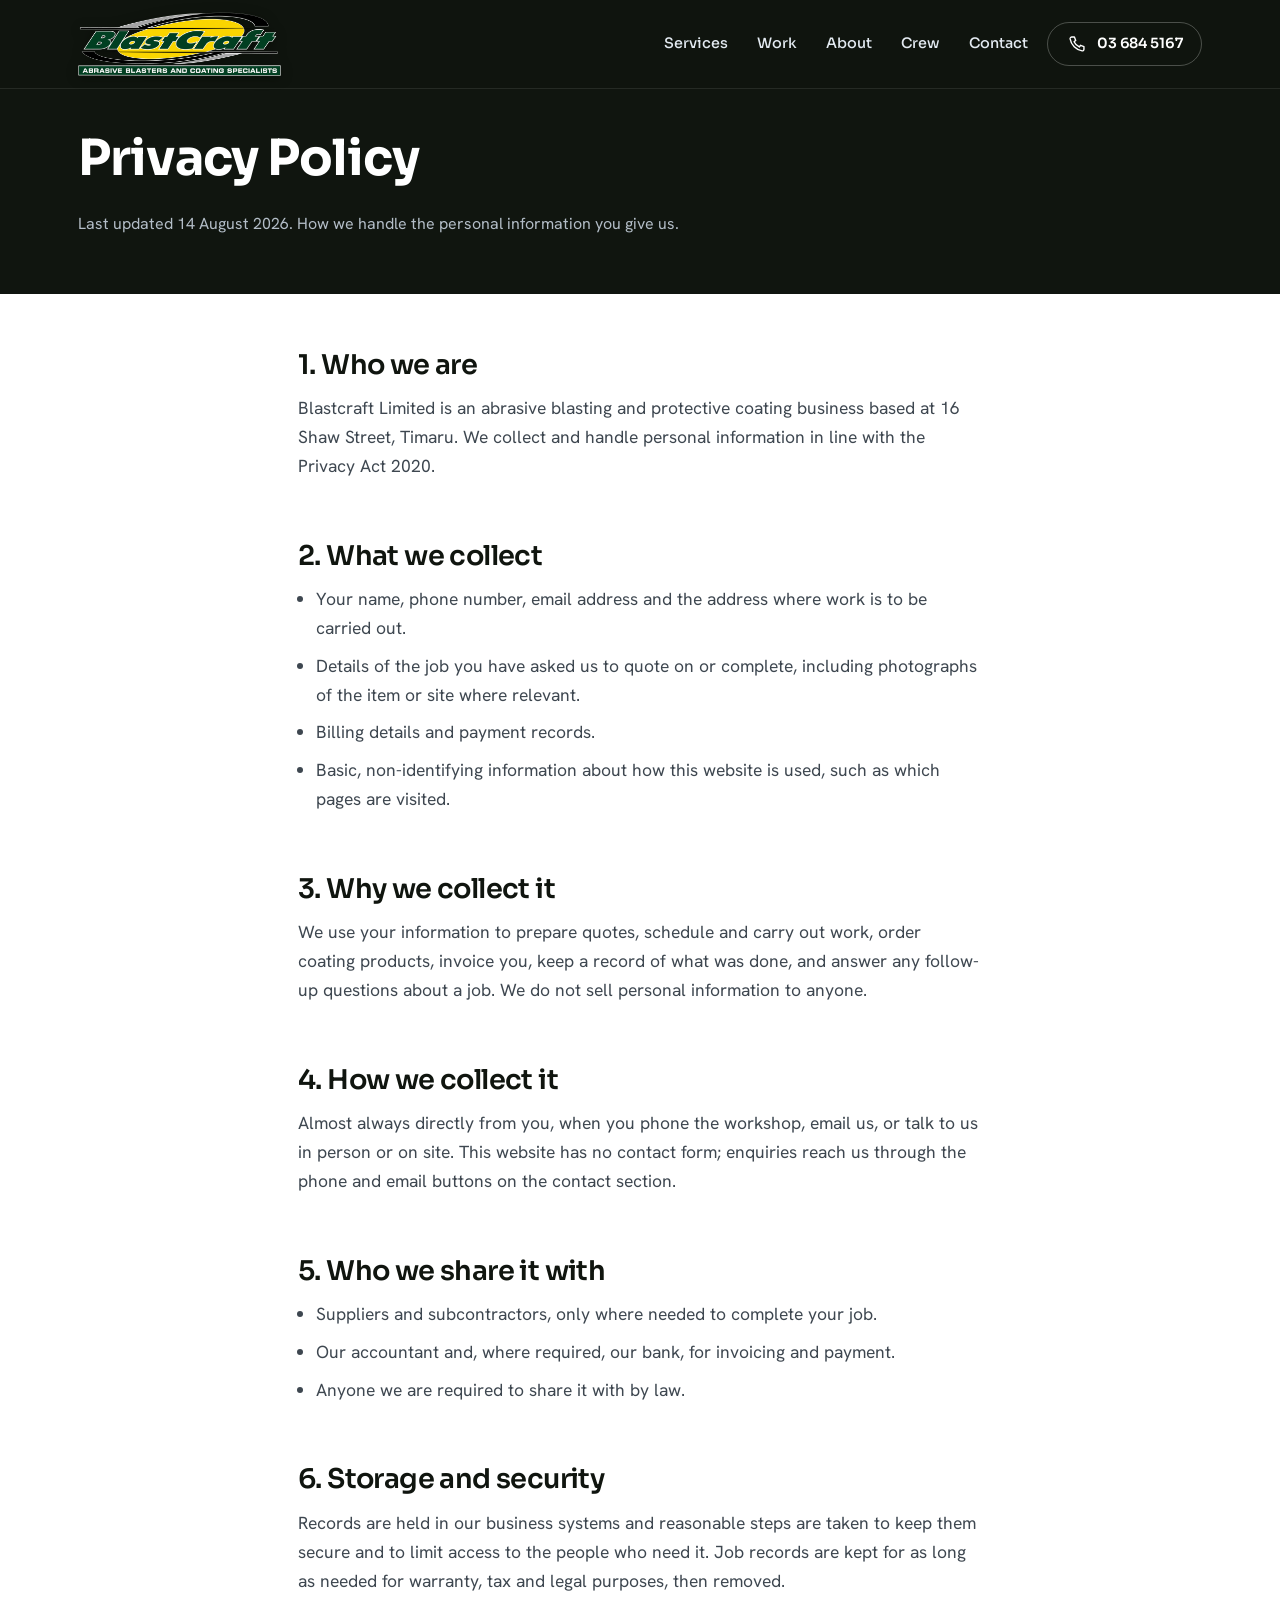
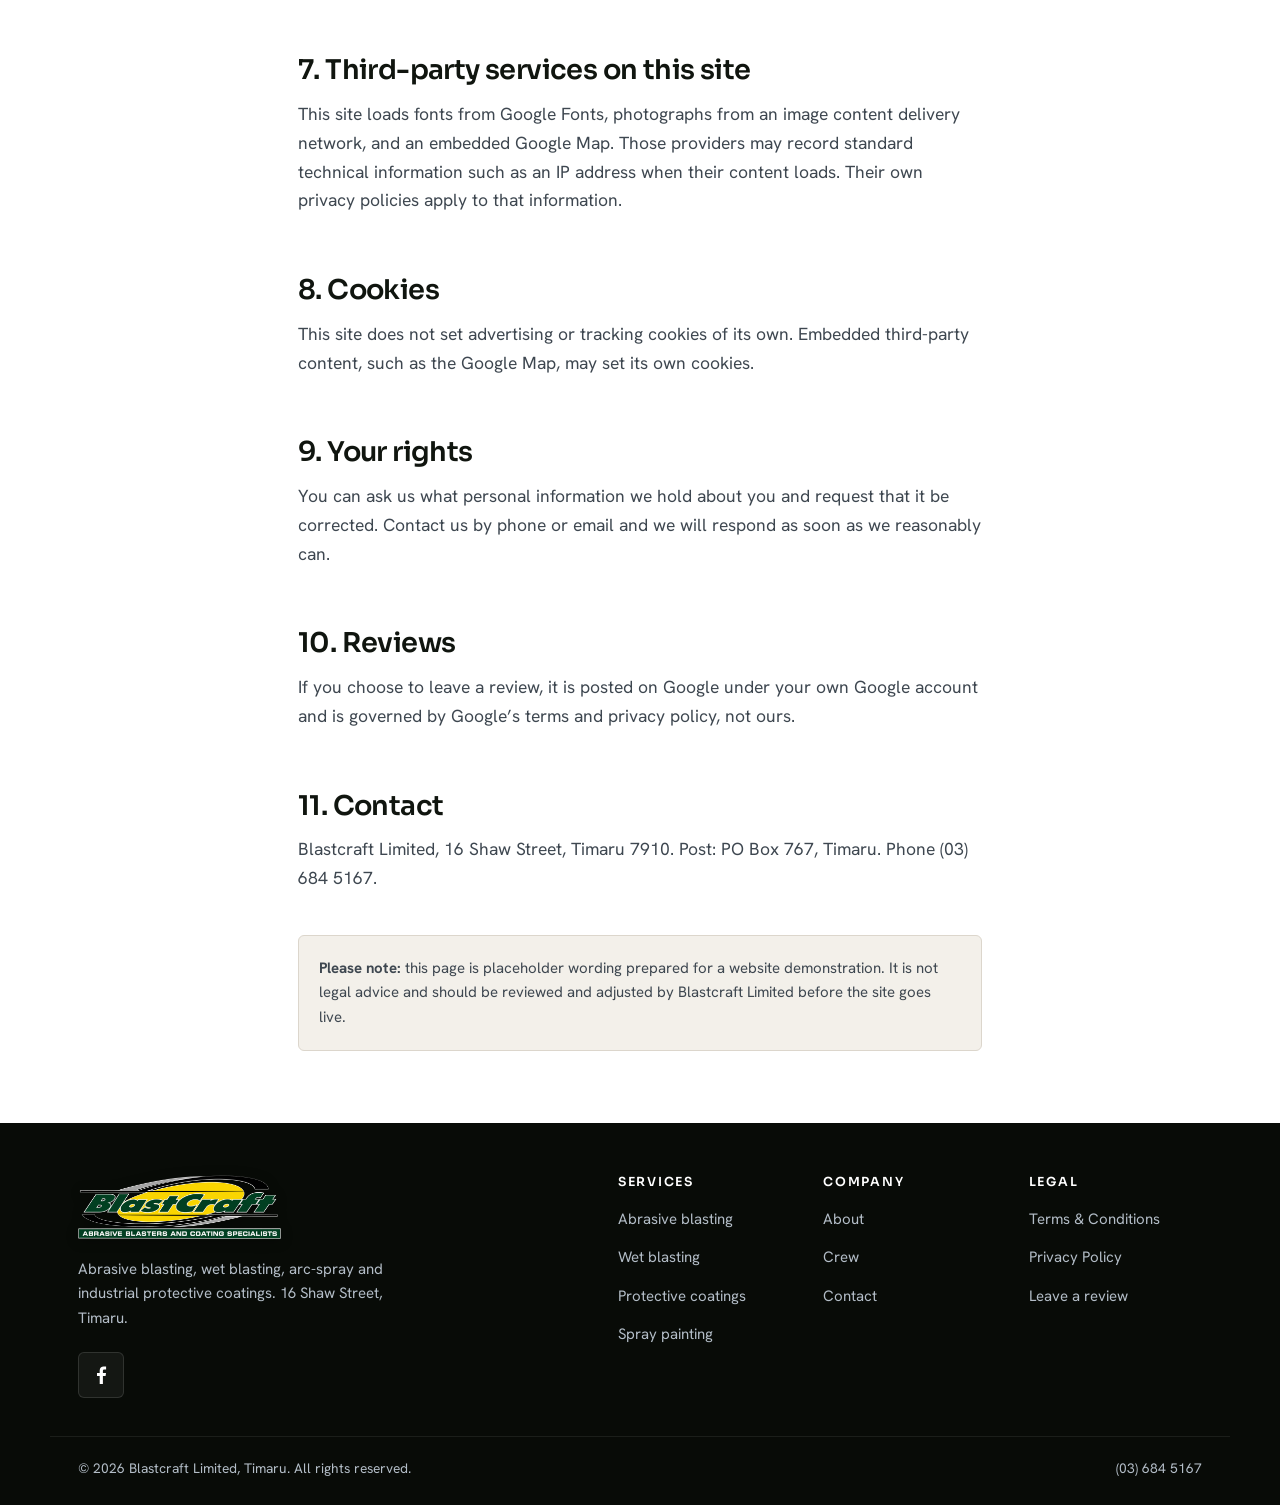
<file: privacy.html>
<!DOCTYPE html>
<html lang="en-NZ">
<head>
<meta charset="utf-8">
<meta name="viewport" content="width=device-width, initial-scale=1">
<title>Privacy Policy | Blastcraft Limited, Timaru</title>
<meta name="description" content="How Blastcraft Limited of Timaru collects, uses and protects personal information.">
<meta name="theme-color" content="#10150F">
<meta name="robots" content="noindex">
<link rel="icon" href="/favicon.ico" sizes="any">
<link rel="icon" type="image/png" sizes="96x96" href="/favicon-96.png">
<link rel="apple-touch-icon" href="/apple-touch-icon.png">
<link rel="preconnect" href="https://fonts.googleapis.com">
<link rel="preconnect" href="https://fonts.gstatic.com" crossorigin>
<link href="https://fonts.googleapis.com/css2?family=Sora:wght@300;400;600;700&family=Hanken+Grotesk:wght@400;500;600;700&display=swap" rel="stylesheet">
<link rel="stylesheet" href="styles.css">
</head>
<body>

<svg class="sprite" aria-hidden="true" focusable="false" xmlns="http://www.w3.org/2000/svg">
  <symbol id="i-phone" viewBox="0 0 24 24"><path fill="none" stroke="currentColor" stroke-width="1.6" stroke-linecap="round" stroke-linejoin="round" d="M6.6 3.5h3l1.5 3.8-1.9 1.5a12.4 12.4 0 0 0 6 6l1.5-1.9 3.8 1.5v3a1.9 1.9 0 0 1-2.1 1.9A16.7 16.7 0 0 1 4.7 5.6a1.9 1.9 0 0 1 1.9-2.1Z"/></symbol>
  <symbol id="i-menu" viewBox="0 0 24 24"><path fill="none" stroke="currentColor" stroke-width="1.8" stroke-linecap="round" d="M4 7h16M4 12h16M4 17h16"/></symbol>
  <symbol id="i-close" viewBox="0 0 24 24"><path fill="none" stroke="currentColor" stroke-width="1.8" stroke-linecap="round" d="M6 6l12 12M18 6 6 18"/></symbol>
  <symbol id="i-fb" viewBox="0 0 24 24"><path fill="currentColor" d="M13.9 21v-8h2.7l.4-3.1h-3.1V7.9c0-.9.25-1.5 1.55-1.5h1.65V3.6A22 22 0 0 0 14.7 3.5c-2.4 0-4 1.45-4 4.1v2.3H8v3.1h2.7v8Z"/></symbol>
  <symbol id="i-ig" viewBox="0 0 24 24"><path fill="currentColor" d="M12 2.2c-2.7 0-3 .01-4.05.06-1.06.05-1.78.22-2.4.46a4.9 4.9 0 0 0-1.77 1.15A4.9 4.9 0 0 0 2.63 5.64c-.24.63-.4 1.35-.45 2.4C2.13 9.1 2.12 9.43 2.12 12s.01 2.9.06 3.96c.05 1.05.21 1.77.45 2.4a4.9 4.9 0 0 0 1.15 1.77 4.9 4.9 0 0 0 1.77 1.15c.62.24 1.34.4 2.4.45 1.06.05 1.39.06 4.05.06s3-.01 4.05-.06c1.06-.05 1.78-.21 2.4-.45a5.1 5.1 0 0 0 2.92-2.92c.24-.63.4-1.35.45-2.4.05-1.06.06-1.39.06-3.96s-.01-2.9-.06-3.96c-.05-1.05-.21-1.77-.45-2.4a4.9 4.9 0 0 0-1.15-1.77 4.9 4.9 0 0 0-1.77-1.15c-.62-.24-1.34-.41-2.4-.46C15 2.21 14.66 2.2 12 2.2Zm0 1.77c2.6 0 2.92.01 3.95.06.95.04 1.47.2 1.81.34.46.17.78.38 1.12.72.34.34.55.66.72 1.12.13.34.3.86.34 1.81.05 1.03.06 1.34.06 3.95s-.01 2.92-.06 3.95c-.04.95-.21 1.47-.34 1.81-.17.46-.38.78-.72 1.12-.34.34-.66.55-1.12.72-.34.13-.86.3-1.81.34-1.03.05-1.34.06-3.95.06s-2.92-.01-3.95-.06c-.95-.04-1.47-.21-1.81-.34a3.1 3.1 0 0 1-1.12-.72 3.1 3.1 0 0 1-.72-1.12c-.13-.34-.3-.86-.34-1.81-.05-1.03-.06-1.34-.06-3.95s.01-2.92.06-3.95c.04-.95.21-1.47.34-1.81.17-.46.38-.78.72-1.12.34-.34.66-.55 1.12-.72.34-.13.86-.3 1.81-.34C9.08 3.98 9.4 3.97 12 3.97Zm0 3.01a5.02 5.02 0 1 0 0 10.04 5.02 5.02 0 0 0 0-10.04Zm0 8.28a3.26 3.26 0 1 1 0-6.52 3.26 3.26 0 0 1 0 6.52Zm6.4-8.48a1.17 1.17 0 1 1-2.35 0 1.17 1.17 0 0 1 2.35 0Z"/></symbol>
  <symbol id="i-tt" viewBox="0 0 24 24"><path fill="currentColor" d="M16.6 2.5h-3v13.3a2.7 2.7 0 1 1-2.7-2.7c.28 0 .55.04.8.12v-3.1a5.8 5.8 0 1 0 4.9 5.72V9.1a6.6 6.6 0 0 0 3.9 1.26V7.3a3.7 3.7 0 0 1-3.9-3.6z"/></symbol>
</svg>


<header class="nav is-stuck" id="nav">
  <div class="wrap nav__inner">
    <a class="brand" href="index.html" aria-label="Blastcraft Limited home">
      <img class="brand__logo" src="img/logo.png" alt="Blast Craft, Abrasive Blasters and Coating Specialists" width="800" height="252">
    </a>
    <nav class="nav__links" id="navLinks" aria-label="Main">
      <a href="index.html#services">Services</a>
      <a href="index.html#work">Work</a>
      <a href="index.html#about">About</a>
      <a href="index.html#crew">Crew</a>
      <a href="index.html#contact">Contact</a>
    </nav>
    <a class="btn btn--ghost nav__call" href="tel:+6436845167">
      <svg class="ic" aria-hidden="true"><use href="#i-phone"></use></svg><span>03 684 5167</span>
    </a>
    <button class="nav__toggle" id="navToggle" aria-expanded="false" aria-controls="navLinks" aria-label="Open menu">
      <svg class="ic ic--menu" aria-hidden="true"><use href="#i-menu"></use></svg>
      <svg class="ic ic--close" aria-hidden="true"><use href="#i-close"></use></svg>
    </button>
  </div>
</header>

<main>
<section class="legal-hero">
  <div class="wrap">
    <h1>Privacy Policy</h1>
    <p>Last updated 14 August 2026. How we handle the personal information you give us.</p>
  </div>
</section>

<section class="legal">
  <div class="wrap legal__body">
    <h2>1. Who we are</h2>
    <p>Blastcraft Limited is an abrasive blasting and protective coating business based at 16 Shaw Street, Timaru. We collect and handle personal information in line with the Privacy Act 2020.</p>

    <h2>2. What we collect</h2>
    <ul>
      <li>Your name, phone number, email address and the address where work is to be carried out.</li>
      <li>Details of the job you have asked us to quote on or complete, including photographs of the item or site where relevant.</li>
      <li>Billing details and payment records.</li>
      <li>Basic, non-identifying information about how this website is used, such as which pages are visited.</li>
    </ul>

    <h2>3. Why we collect it</h2>
    <p>We use your information to prepare quotes, schedule and carry out work, order coating products, invoice you, keep a record of what was done, and answer any follow-up questions about a job. We do not sell personal information to anyone.</p>

    <h2>4. How we collect it</h2>
    <p>Almost always directly from you, when you phone the workshop, email us, or talk to us in person or on site. This website has no contact form; enquiries reach us through the phone and email buttons on the contact section.</p>

    <h2>5. Who we share it with</h2>
    <ul>
      <li>Suppliers and subcontractors, only where needed to complete your job.</li>
      <li>Our accountant and, where required, our bank, for invoicing and payment.</li>
      <li>Anyone we are required to share it with by law.</li>
    </ul>

    <h2>6. Storage and security</h2>
    <p>Records are held in our business systems and reasonable steps are taken to keep them secure and to limit access to the people who need it. Job records are kept for as long as needed for warranty, tax and legal purposes, then removed.</p>

    <h2>7. Third-party services on this site</h2>
    <p>This site loads fonts from Google Fonts, photographs from an image content delivery network, and an embedded Google Map. Those providers may record standard technical information such as an IP address when their content loads. Their own privacy policies apply to that information.</p>

    <h2>8. Cookies</h2>
    <p>This site does not set advertising or tracking cookies of its own. Embedded third-party content, such as the Google Map, may set its own cookies.</p>

    <h2>9. Your rights</h2>
    <p>You can ask us what personal information we hold about you and request that it be corrected. Contact us by phone or email and we will respond as soon as we reasonably can.</p>

    <h2>10. Reviews</h2>
    <p>If you choose to leave a review, it is posted on Google under your own Google account and is governed by Google&rsquo;s terms and privacy policy, not ours.</p>

    <h2>11. Contact</h2>
    <p>Blastcraft Limited, 16 Shaw Street, Timaru 7910. Post: PO Box 767, Timaru. Phone <a href="tel:+6436845167">(03) 684 5167</a>.</p>

    <div class="legal__note">
      <p><strong>Please note:</strong> this page is placeholder wording prepared for a website demonstration. It is not legal advice and should be reviewed and adjusted by Blastcraft Limited before the site goes live.</p>
    </div>
  </div>
</section>
</main>

<footer class="foot">
  <div class="wrap foot__inner">
    <div class="foot__brand">
      <a class="brand brand--foot" href="index.html">
        <img class="brand__logo" src="img/logo.png" alt="Blast Craft, Abrasive Blasters and Coating Specialists" width="800" height="252">
      </a>
      <p>Abrasive blasting, wet blasting, arc-spray and industrial protective coatings. 16 Shaw Street, Timaru.</p>
      <div class="socials__row socials__row--foot">
        <a href="https://www.facebook.com/p/Blast-Craft-100071713190364/" target="_blank" rel="noopener" aria-label="Blast Craft on Facebook"><svg class="ic ic--md"><use href="#i-fb"></use></svg></a>
      </div>
    </div>
    <nav class="foot__nav" aria-label="Footer">
      <div>
        <h3>Services</h3>
        <a href="index.html#services">Abrasive blasting</a>
        <a href="index.html#services">Wet blasting</a>
        <a href="index.html#services">Protective coatings</a>
        <a href="index.html#services">Spray painting</a>
      </div>
      <div>
        <h3>Company</h3>
        <a href="index.html#about">About</a>
        <a href="index.html#crew">Crew</a>
        <a href="index.html#contact">Contact</a>
      </div>
      <div>
        <h3>Legal</h3>
        <a href="terms.html">Terms &amp; Conditions</a>
        <a href="privacy.html">Privacy Policy</a>
        <a href="https://www.google.com/maps/search/?api=1&query=Blast%20Craft%20Timaru" target="_blank" rel="noopener">Leave a review</a>
      </div>
    </nav>
  </div>
  <div class="wrap foot__base">
    <p>&copy; <span id="yr">2026</span> Blastcraft Limited, Timaru. All rights reserved.</p>
    <p><a href="tel:+6436845167">(03) 684 5167</a></p>
  </div>
</footer>

<script src="main.js"></script>
</body>
</html>
</file>
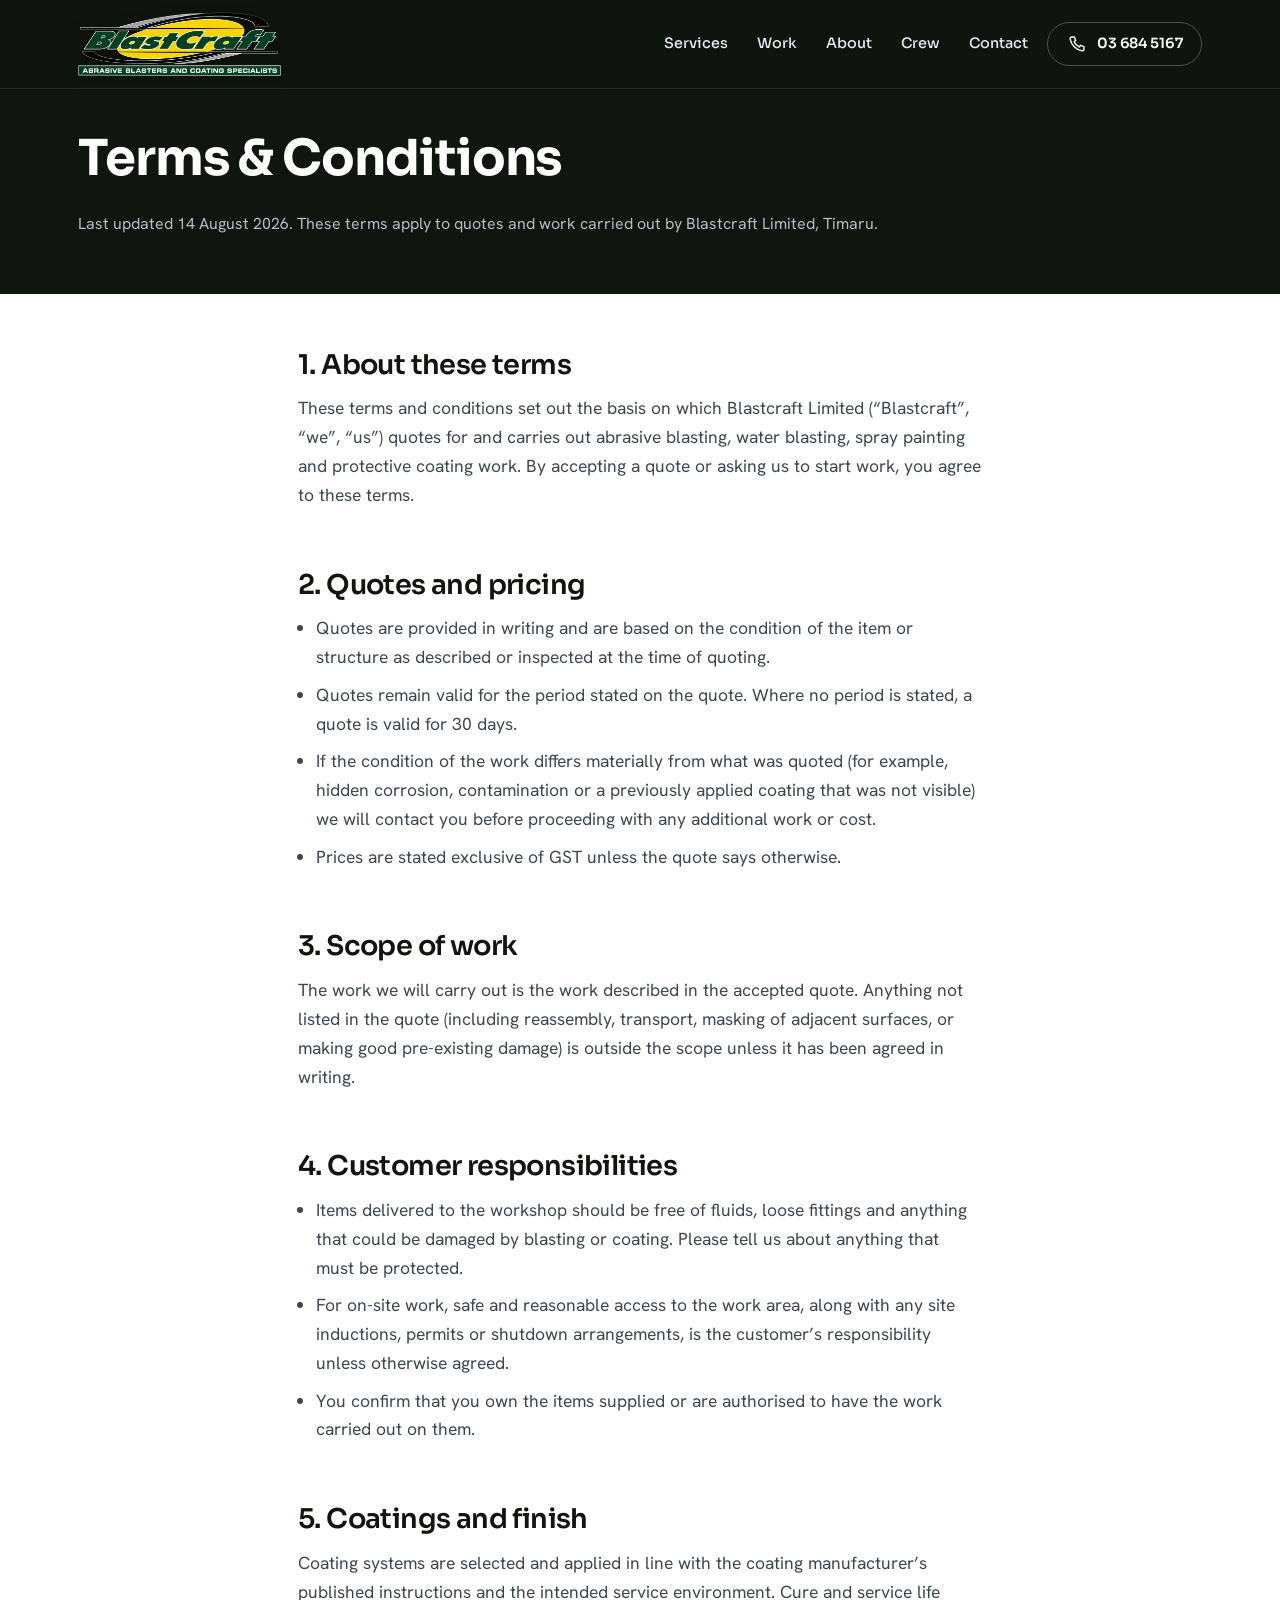
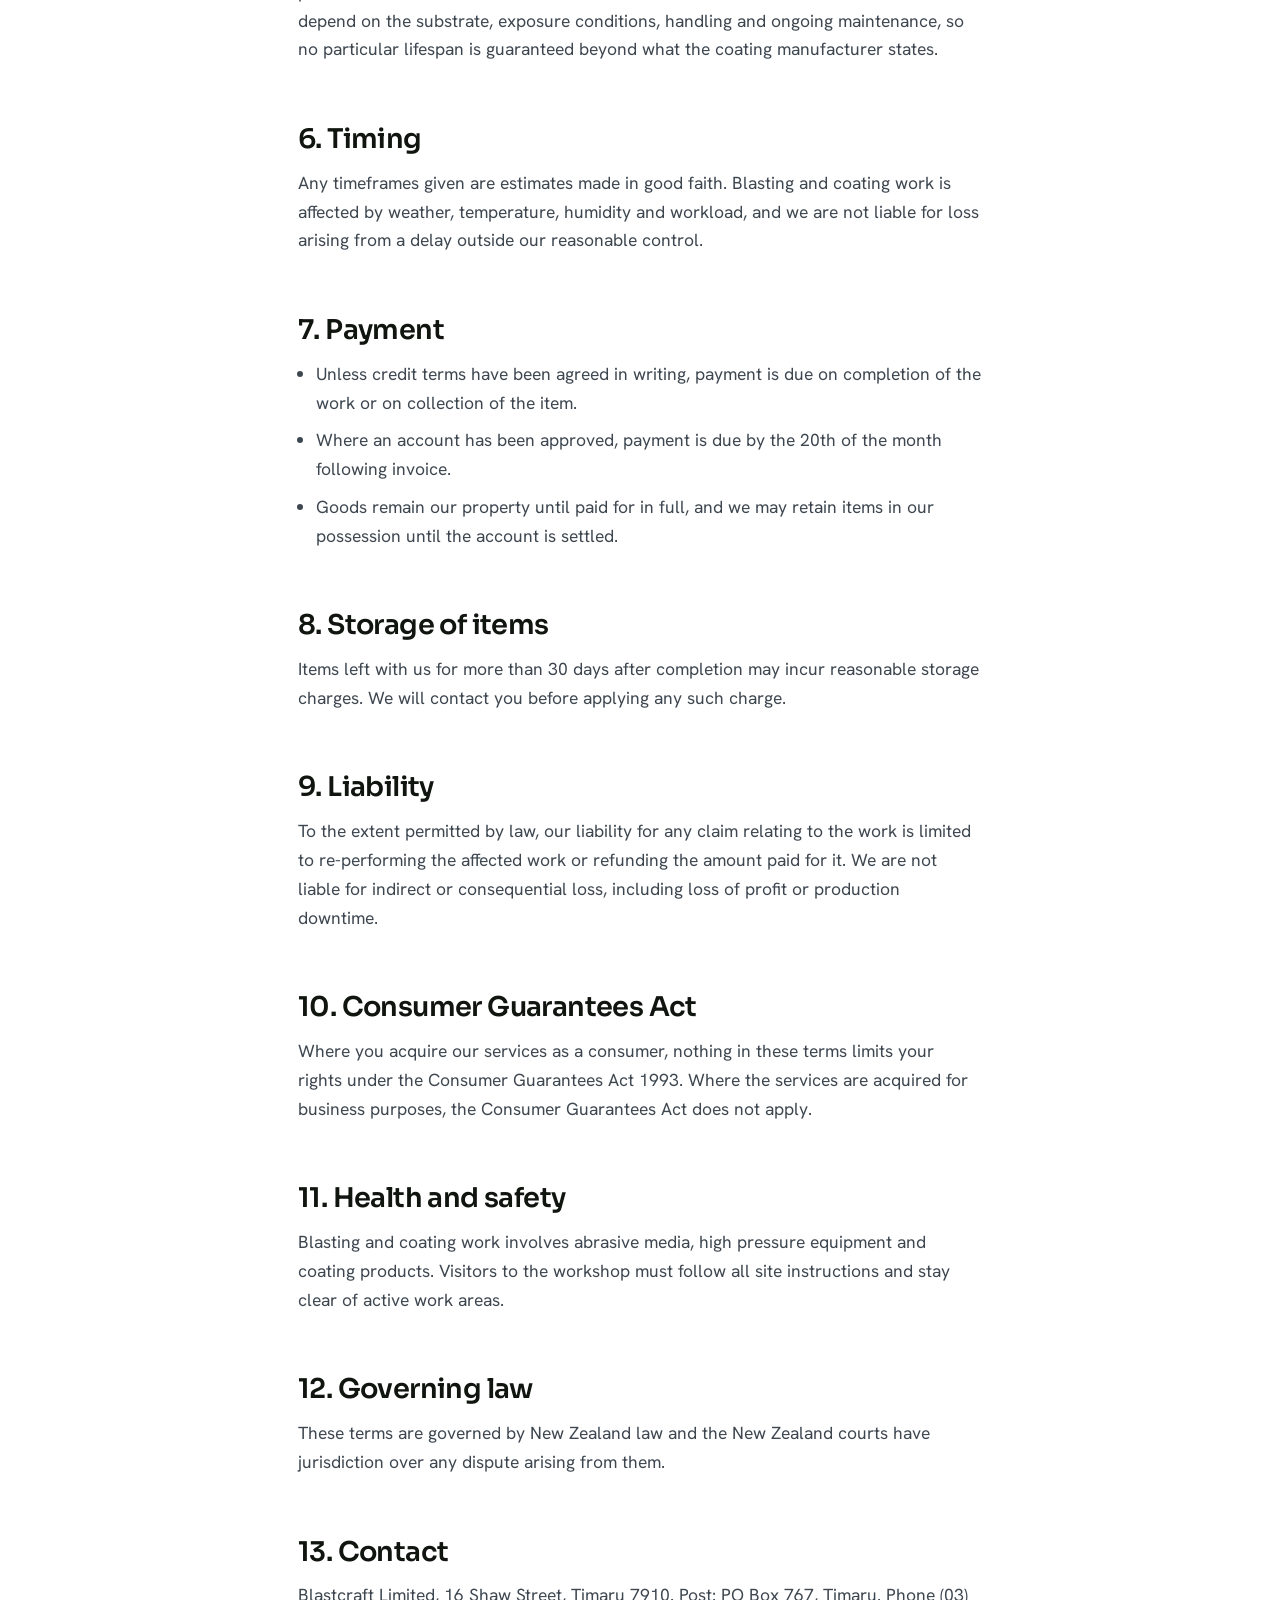
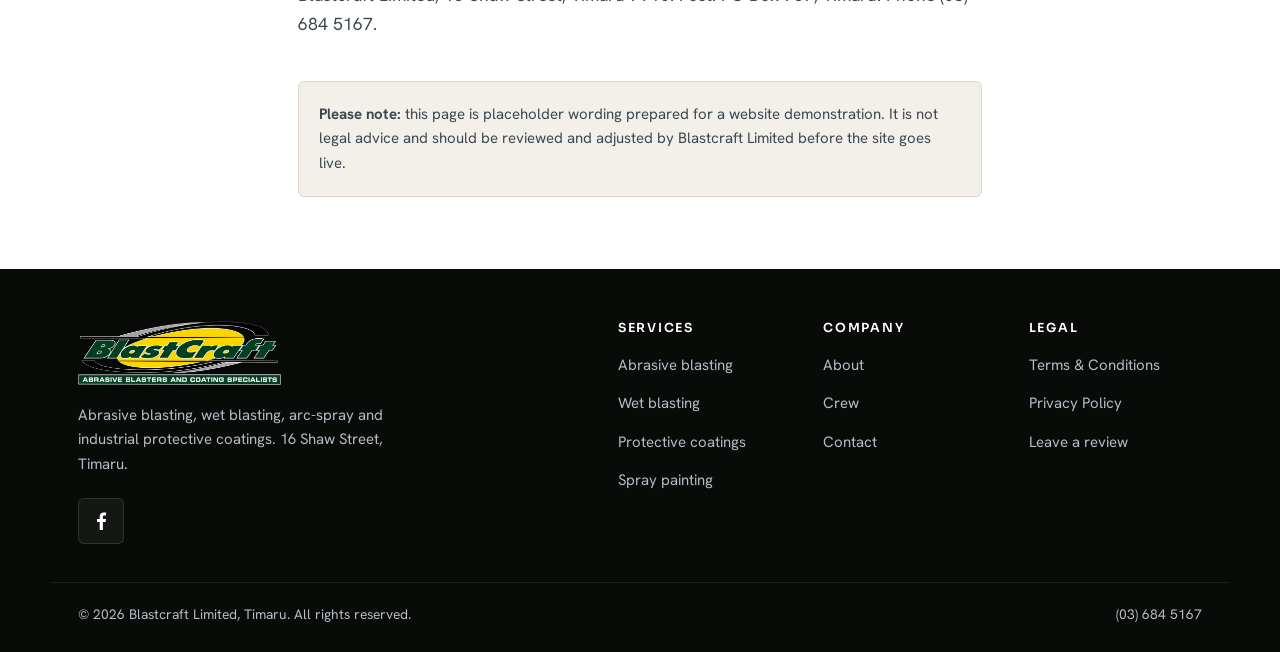
<file: terms.html>
<!DOCTYPE html>
<html lang="en-NZ">
<head>
<meta charset="utf-8">
<meta name="viewport" content="width=device-width, initial-scale=1">
<title>Terms &amp; Conditions | Blastcraft Limited, Timaru</title>
<meta name="description" content="Terms and conditions for work carried out by Blastcraft Limited: abrasive blasting and protective coatings, Timaru.">
<meta name="theme-color" content="#10150F">
<meta name="robots" content="noindex">
<link rel="icon" href="/favicon.ico" sizes="any">
<link rel="icon" type="image/png" sizes="96x96" href="/favicon-96.png">
<link rel="apple-touch-icon" href="/apple-touch-icon.png">
<link rel="preconnect" href="https://fonts.googleapis.com">
<link rel="preconnect" href="https://fonts.gstatic.com" crossorigin>
<link href="https://fonts.googleapis.com/css2?family=Sora:wght@300;400;600;700&family=Hanken+Grotesk:wght@400;500;600;700&display=swap" rel="stylesheet">
<link rel="stylesheet" href="styles.css">
</head>
<body>

<svg class="sprite" aria-hidden="true" focusable="false" xmlns="http://www.w3.org/2000/svg">
  <symbol id="i-phone" viewBox="0 0 24 24"><path fill="none" stroke="currentColor" stroke-width="1.6" stroke-linecap="round" stroke-linejoin="round" d="M6.6 3.5h3l1.5 3.8-1.9 1.5a12.4 12.4 0 0 0 6 6l1.5-1.9 3.8 1.5v3a1.9 1.9 0 0 1-2.1 1.9A16.7 16.7 0 0 1 4.7 5.6a1.9 1.9 0 0 1 1.9-2.1Z"/></symbol>
  <symbol id="i-menu" viewBox="0 0 24 24"><path fill="none" stroke="currentColor" stroke-width="1.8" stroke-linecap="round" d="M4 7h16M4 12h16M4 17h16"/></symbol>
  <symbol id="i-close" viewBox="0 0 24 24"><path fill="none" stroke="currentColor" stroke-width="1.8" stroke-linecap="round" d="M6 6l12 12M18 6 6 18"/></symbol>
  <symbol id="i-fb" viewBox="0 0 24 24"><path fill="currentColor" d="M13.9 21v-8h2.7l.4-3.1h-3.1V7.9c0-.9.25-1.5 1.55-1.5h1.65V3.6A22 22 0 0 0 14.7 3.5c-2.4 0-4 1.45-4 4.1v2.3H8v3.1h2.7v8Z"/></symbol>
  <symbol id="i-ig" viewBox="0 0 24 24"><path fill="currentColor" d="M12 2.2c-2.7 0-3 .01-4.05.06-1.06.05-1.78.22-2.4.46a4.9 4.9 0 0 0-1.77 1.15A4.9 4.9 0 0 0 2.63 5.64c-.24.63-.4 1.35-.45 2.4C2.13 9.1 2.12 9.43 2.12 12s.01 2.9.06 3.96c.05 1.05.21 1.77.45 2.4a4.9 4.9 0 0 0 1.15 1.77 4.9 4.9 0 0 0 1.77 1.15c.62.24 1.34.4 2.4.45 1.06.05 1.39.06 4.05.06s3-.01 4.05-.06c1.06-.05 1.78-.21 2.4-.45a5.1 5.1 0 0 0 2.92-2.92c.24-.63.4-1.35.45-2.4.05-1.06.06-1.39.06-3.96s-.01-2.9-.06-3.96c-.05-1.05-.21-1.77-.45-2.4a4.9 4.9 0 0 0-1.15-1.77 4.9 4.9 0 0 0-1.77-1.15c-.62-.24-1.34-.41-2.4-.46C15 2.21 14.66 2.2 12 2.2Zm0 1.77c2.6 0 2.92.01 3.95.06.95.04 1.47.2 1.81.34.46.17.78.38 1.12.72.34.34.55.66.72 1.12.13.34.3.86.34 1.81.05 1.03.06 1.34.06 3.95s-.01 2.92-.06 3.95c-.04.95-.21 1.47-.34 1.81-.17.46-.38.78-.72 1.12-.34.34-.66.55-1.12.72-.34.13-.86.3-1.81.34-1.03.05-1.34.06-3.95.06s-2.92-.01-3.95-.06c-.95-.04-1.47-.21-1.81-.34a3.1 3.1 0 0 1-1.12-.72 3.1 3.1 0 0 1-.72-1.12c-.13-.34-.3-.86-.34-1.81-.05-1.03-.06-1.34-.06-3.95s.01-2.92.06-3.95c.04-.95.21-1.47.34-1.81.17-.46.38-.78.72-1.12.34-.34.66-.55 1.12-.72.34-.13.86-.3 1.81-.34C9.08 3.98 9.4 3.97 12 3.97Zm0 3.01a5.02 5.02 0 1 0 0 10.04 5.02 5.02 0 0 0 0-10.04Zm0 8.28a3.26 3.26 0 1 1 0-6.52 3.26 3.26 0 0 1 0 6.52Zm6.4-8.48a1.17 1.17 0 1 1-2.35 0 1.17 1.17 0 0 1 2.35 0Z"/></symbol>
  <symbol id="i-tt" viewBox="0 0 24 24"><path fill="currentColor" d="M16.6 2.5h-3v13.3a2.7 2.7 0 1 1-2.7-2.7c.28 0 .55.04.8.12v-3.1a5.8 5.8 0 1 0 4.9 5.72V9.1a6.6 6.6 0 0 0 3.9 1.26V7.3a3.7 3.7 0 0 1-3.9-3.6z"/></symbol>
</svg>


<header class="nav is-stuck" id="nav">
  <div class="wrap nav__inner">
    <a class="brand" href="index.html" aria-label="Blastcraft Limited home">
      <img class="brand__logo" src="img/logo.png" alt="Blast Craft, Abrasive Blasters and Coating Specialists" width="800" height="252">
    </a>
    <nav class="nav__links" id="navLinks" aria-label="Main">
      <a href="index.html#services">Services</a>
      <a href="index.html#work">Work</a>
      <a href="index.html#about">About</a>
      <a href="index.html#crew">Crew</a>
      <a href="index.html#contact">Contact</a>
    </nav>
    <a class="btn btn--ghost nav__call" href="tel:+6436845167">
      <svg class="ic" aria-hidden="true"><use href="#i-phone"></use></svg><span>03 684 5167</span>
    </a>
    <button class="nav__toggle" id="navToggle" aria-expanded="false" aria-controls="navLinks" aria-label="Open menu">
      <svg class="ic ic--menu" aria-hidden="true"><use href="#i-menu"></use></svg>
      <svg class="ic ic--close" aria-hidden="true"><use href="#i-close"></use></svg>
    </button>
  </div>
</header>

<main>
<section class="legal-hero">
  <div class="wrap">
    <h1>Terms &amp; Conditions</h1>
    <p>Last updated 14 August 2026. These terms apply to quotes and work carried out by Blastcraft Limited, Timaru.</p>
  </div>
</section>

<section class="legal">
  <div class="wrap legal__body">
    <h2>1. About these terms</h2>
    <p>These terms and conditions set out the basis on which Blastcraft Limited (&ldquo;Blastcraft&rdquo;, &ldquo;we&rdquo;, &ldquo;us&rdquo;) quotes for and carries out abrasive blasting, water blasting, spray painting and protective coating work. By accepting a quote or asking us to start work, you agree to these terms.</p>

    <h2>2. Quotes and pricing</h2>
    <ul>
      <li>Quotes are provided in writing and are based on the condition of the item or structure as described or inspected at the time of quoting.</li>
      <li>Quotes remain valid for the period stated on the quote. Where no period is stated, a quote is valid for 30 days.</li>
      <li>If the condition of the work differs materially from what was quoted (for example, hidden corrosion, contamination or a previously applied coating that was not visible) we will contact you before proceeding with any additional work or cost.</li>
      <li>Prices are stated exclusive of GST unless the quote says otherwise.</li>
    </ul>

    <h2>3. Scope of work</h2>
    <p>The work we will carry out is the work described in the accepted quote. Anything not listed in the quote (including reassembly, transport, masking of adjacent surfaces, or making good pre-existing damage) is outside the scope unless it has been agreed in writing.</p>

    <h2>4. Customer responsibilities</h2>
    <ul>
      <li>Items delivered to the workshop should be free of fluids, loose fittings and anything that could be damaged by blasting or coating. Please tell us about anything that must be protected.</li>
      <li>For on-site work, safe and reasonable access to the work area, along with any site inductions, permits or shutdown arrangements, is the customer&rsquo;s responsibility unless otherwise agreed.</li>
      <li>You confirm that you own the items supplied or are authorised to have the work carried out on them.</li>
    </ul>

    <h2>5. Coatings and finish</h2>
    <p>Coating systems are selected and applied in line with the coating manufacturer&rsquo;s published instructions and the intended service environment. Cure and service life depend on the substrate, exposure conditions, handling and ongoing maintenance, so no particular lifespan is guaranteed beyond what the coating manufacturer states.</p>

    <h2>6. Timing</h2>
    <p>Any timeframes given are estimates made in good faith. Blasting and coating work is affected by weather, temperature, humidity and workload, and we are not liable for loss arising from a delay outside our reasonable control.</p>

    <h2>7. Payment</h2>
    <ul>
      <li>Unless credit terms have been agreed in writing, payment is due on completion of the work or on collection of the item.</li>
      <li>Where an account has been approved, payment is due by the 20th of the month following invoice.</li>
      <li>Goods remain our property until paid for in full, and we may retain items in our possession until the account is settled.</li>
    </ul>

    <h2>8. Storage of items</h2>
    <p>Items left with us for more than 30 days after completion may incur reasonable storage charges. We will contact you before applying any such charge.</p>

    <h2>9. Liability</h2>
    <p>To the extent permitted by law, our liability for any claim relating to the work is limited to re-performing the affected work or refunding the amount paid for it. We are not liable for indirect or consequential loss, including loss of profit or production downtime.</p>

    <h2>10. Consumer Guarantees Act</h2>
    <p>Where you acquire our services as a consumer, nothing in these terms limits your rights under the Consumer Guarantees Act 1993. Where the services are acquired for business purposes, the Consumer Guarantees Act does not apply.</p>

    <h2>11. Health and safety</h2>
    <p>Blasting and coating work involves abrasive media, high pressure equipment and coating products. Visitors to the workshop must follow all site instructions and stay clear of active work areas.</p>

    <h2>12. Governing law</h2>
    <p>These terms are governed by New Zealand law and the New Zealand courts have jurisdiction over any dispute arising from them.</p>

    <h2>13. Contact</h2>
    <p>Blastcraft Limited, 16 Shaw Street, Timaru 7910. Post: PO Box 767, Timaru. Phone <a href="tel:+6436845167">(03) 684 5167</a>.</p>

    <div class="legal__note">
      <p><strong>Please note:</strong> this page is placeholder wording prepared for a website demonstration. It is not legal advice and should be reviewed and adjusted by Blastcraft Limited before the site goes live.</p>
    </div>
  </div>
</section>
</main>

<footer class="foot">
  <div class="wrap foot__inner">
    <div class="foot__brand">
      <a class="brand brand--foot" href="index.html">
        <img class="brand__logo" src="img/logo.png" alt="Blast Craft, Abrasive Blasters and Coating Specialists" width="800" height="252">
      </a>
      <p>Abrasive blasting, wet blasting, arc-spray and industrial protective coatings. 16 Shaw Street, Timaru.</p>
      <div class="socials__row socials__row--foot">
        <a href="https://www.facebook.com/p/Blast-Craft-100071713190364/" target="_blank" rel="noopener" aria-label="Blast Craft on Facebook"><svg class="ic ic--md"><use href="#i-fb"></use></svg></a>
      </div>
    </div>
    <nav class="foot__nav" aria-label="Footer">
      <div>
        <h3>Services</h3>
        <a href="index.html#services">Abrasive blasting</a>
        <a href="index.html#services">Wet blasting</a>
        <a href="index.html#services">Protective coatings</a>
        <a href="index.html#services">Spray painting</a>
      </div>
      <div>
        <h3>Company</h3>
        <a href="index.html#about">About</a>
        <a href="index.html#crew">Crew</a>
        <a href="index.html#contact">Contact</a>
      </div>
      <div>
        <h3>Legal</h3>
        <a href="terms.html">Terms &amp; Conditions</a>
        <a href="privacy.html">Privacy Policy</a>
        <a href="https://www.google.com/maps/search/?api=1&query=Blast%20Craft%20Timaru" target="_blank" rel="noopener">Leave a review</a>
      </div>
    </nav>
  </div>
  <div class="wrap foot__base">
    <p>&copy; <span id="yr">2026</span> Blastcraft Limited, Timaru. All rights reserved.</p>
    <p><a href="tel:+6436845167">(03) 684 5167</a></p>
  </div>
</footer>

<script src="main.js"></script>
</body>
</html>
</file>
<file: styles.css>
/* ============================================================
   Blastcraft Limited - Timaru
   Archetype: Industrial livery  |  Type: Sora + Hanken Grotesk
   ============================================================ */

:root{
  --ink:#10150F;
  --ink-2:#171E17;
  --ink-3:#17263608;
  --bone:#F3F0EA;
  --paper:#FFFFFF;
  --line:#DCD6CC;
  --line-dark:#FFFFFF1F;
  --body:#3E4750;
  --body-dark:#B3BDC7;
  --head:#10150F;
  --accent:#35A85A;
  --accent-lt:#7BD88C;
  --accent-dk:#21743E;
  --gold:#F5C400;
  --gold-dk:#B88F00;
  --r:6px;
  --r-lg:10px;
  --wrap:1180px;
  --shadow:0 18px 44px -26px rgba(16,21,15,.42);
  --shadow-lg:0 34px 70px -34px rgba(16,21,15,.55);
  --ease:cubic-bezier(.22,.61,.36,1);
}

*,*::before,*::after{box-sizing:border-box}

html{
  -webkit-text-size-adjust:100%;
  scroll-behavior:smooth;
  scroll-padding-top:74px;
}

body{
  margin:0;
  font-family:'Hanken Grotesk',-apple-system,BlinkMacSystemFont,'Segoe UI',sans-serif;
  font-size:17px;
  line-height:1.65;
  color:var(--body);
  background:var(--paper);
  overflow-x:hidden;
  max-width:100%;
  -webkit-font-smoothing:antialiased;
}

img{
  max-width:100%;
  height:auto;
  display:block;
  image-orientation:from-image;
  filter:saturate(.82) contrast(1.06) brightness(.97);
}

h1,h2,h3,h4{
  font-family:'Sora',sans-serif;
  color:var(--head);
  line-height:1.14;
  letter-spacing:-.022em;
  margin:0 0 .5em;
  font-weight:600;
}
h1{font-size:clamp(2.05rem,7.4vw,4.15rem);font-weight:700}
h2{font-size:clamp(1.62rem,4.6vw,2.75rem)}
h3{font-size:1.12rem;font-weight:600}
h4{font-size:.78rem;letter-spacing:.14em;text-transform:uppercase;font-weight:600}
p{margin:0 0 1.1em}
a{color:inherit;text-decoration:none}

.sprite{position:absolute;width:0;height:0;overflow:hidden}
.ic{width:19px;height:19px;flex:none;fill:none;stroke:none;display:inline-block;vertical-align:middle}
.ic--md{width:24px;height:24px}
.ic--lg{width:32px;height:32px}

.wrap{
  width:100%;
  max-width:var(--wrap);
  margin-inline:auto;
  padding-inline:20px;
}

.eyebrow{
  font-family:'Sora',sans-serif;
  font-size:.72rem;
  letter-spacing:.18em;
  text-transform:uppercase;
  font-weight:600;
  color:var(--accent-lt);
  margin:0 0 .95rem;
}
.eyebrow--dark{color:var(--accent-dk)}

/* ---------- Buttons ---------- */
.btn{
  display:inline-flex;
  align-items:center;
  justify-content:center;
  gap:.6rem;
  min-height:48px;
  padding:.78rem 1.35rem;
  border-radius:4px;
  font-family:'Sora',sans-serif;
  font-size:.93rem;
  font-weight:600;
  letter-spacing:-.008em;
  border:1px solid transparent;
  cursor:pointer;
  transition:transform .3s var(--ease),background .3s var(--ease),border-color .3s var(--ease),color .3s var(--ease),box-shadow .3s var(--ease);
  text-align:center;
}
.btn--lg{min-height:56px;padding:.95rem 1.7rem;font-size:1rem}
.btn--block{width:100%}
.btn--accent{background:var(--gold);color:var(--ink);box-shadow:0 14px 30px -16px rgba(8,11,7,.6)}
.btn--accent:hover{background:#fff;transform:translateY(-2px)}
.btn--outline{border-color:#ffffff59;color:#fff}
.btn--outline:hover{background:#ffffff17;border-color:#fff;transform:translateY(-2px)}
.btn--dark{background:var(--ink);color:#fff}
.btn--dark:hover{background:var(--ink-2);transform:translateY(-2px)}
.btn--ghost{border-color:#ffffff40;color:#fff;padding:.55rem 1.05rem;min-height:44px;font-size:.88rem}
.btn--ghost:hover{background:#ffffff1a}

/* ---------- Reveal ---------- */
.reveal{opacity:0;transform:translateY(22px);transition:opacity .8s var(--ease),transform .8s var(--ease)}
.reveal.is-in{opacity:1;transform:none}

/* ---------- Nav ---------- */
.nav{
  position:fixed;
  top:0;left:0;right:0;
  z-index:900;
  background:rgba(16,21,15,.93);
  backdrop-filter:blur(14px);
  -webkit-backdrop-filter:blur(14px);
  box-shadow:0 1px 0 #ffffff17;
}
.nav__inner{
  display:flex;
  align-items:center;
  gap:.7rem;
  min-height:70px;
}
.brand{display:flex;align-items:center;gap:.6rem;margin-right:auto;min-height:44px}
.brand__logo{height:52px;width:auto;flex:none;filter:drop-shadow(0 2px 6px rgba(0,0,0,.35))}
.nav__links{display:none}
.nav__call{
  display:inline-flex;
  width:46px;height:46px;
  min-height:46px;
  padding:0;
  border-radius:6px;
  background:#ffffff14;
  flex:none;
}
.nav__call span{display:none}
.nav__call .ic{width:21px;height:21px}
.nav__toggle{
  width:46px;height:46px;
  display:grid;place-items:center;
  background:#ffffff14;
  border:1px solid #ffffff33;
  border-radius:6px;
  color:#fff;
  cursor:pointer;
  flex:none;
}
.nav__toggle .ic{width:22px;height:22px;stroke:currentColor}
.nav__toggle .ic--close{display:none}
.nav.is-open .nav__toggle .ic--menu{display:none}
.nav.is-open .nav__toggle .ic--close{display:block}

.nav.is-open{background:rgba(16,21,15,.98);backdrop-filter:blur(14px);-webkit-backdrop-filter:blur(14px)}
.nav.is-open .nav__links{
  display:flex;
  flex-direction:column;
  position:absolute;
  top:70px;left:0;right:0;
  padding:.4rem 20px 1.4rem;
  border-top:1px solid #ffffff17;
  gap:2px;
}
.nav.is-open .nav__links a{
  color:#EAF0F6;
  font-family:'Sora',sans-serif;
  font-size:1rem;
  font-weight:500;
  padding:.85rem .2rem;
  border-bottom:1px solid #ffffff10;
  min-height:48px;
  display:flex;
  align-items:center;
}

/* ---------- Hero ---------- */
.hero{
  position:relative;
  min-height:100svh;
  display:flex;
  align-items:flex-end;
  padding:120px 0 84px;
  background:var(--ink);
  overflow:hidden;
  isolation:isolate;
}
.hero__media{position:absolute;inset:0;z-index:-2}
.hero__img{
  position:absolute;
  inset:0;
  width:100%;
  height:100%;
  object-fit:cover;
  opacity:0;
  transform:scale(1.06);
  transition:opacity 1.5s var(--ease),transform 8s linear;
  filter:saturate(.66) contrast(1.08) brightness(.82);
}
.hero__img.is-on{opacity:1;transform:scale(1)}
.hero__scrim{
  position:absolute;inset:0;z-index:-1;
  background:
    linear-gradient(180deg,rgba(16,21,15,.72) 0%,rgba(16,21,15,.44) 34%,rgba(16,21,15,.88) 100%),
    linear-gradient(95deg,rgba(16,21,15,.7) 0%,rgba(16,21,15,.24) 72%);
}
.hero__inner{position:relative}
.hero__title{color:#fff;max-width:16ch;margin-bottom:.55em}
.hero__sub{
  color:#D5DDE5;
  font-size:1.03rem;
  max-width:56ch;
  margin-bottom:1.7rem;
}
.hero__cta{display:flex;flex-direction:column;gap:.7rem;margin-bottom:1.5rem}

.hero__eyebrow{
  display:inline-flex;
  align-items:center;
  gap:.65rem;
  font-family:'Sora',sans-serif;
  font-size:.74rem;
  letter-spacing:.2em;
  text-transform:uppercase;
  font-weight:600;
  color:var(--gold);
  margin-bottom:1rem;
}
.hero__eyebrow::before{content:"";width:22px;height:2px;background:var(--gold)}

.herorev{
  max-width:460px;
  padding:.85rem 1.1rem;
  border-radius:var(--r);
  background:rgba(16,21,15,.62);
  border:1px solid rgba(255,255,255,.24);
  backdrop-filter:blur(12px);
  -webkit-backdrop-filter:blur(12px);
  color:#fff;
}
.herorev__top{display:flex;align-items:center;justify-content:space-between;gap:.6rem;margin-bottom:.45rem}
.herorev__stars{display:inline-flex;gap:2px;color:var(--gold)}
.herorev__stars .ic{width:15px;height:15px;fill:currentColor}
.herorev__tag{
  font-size:.7rem;
  letter-spacing:.14em;
  text-transform:uppercase;
  padding:.2rem .5rem;
  border-radius:999px;
  background:rgba(255,255,255,.14);
  border:1px solid rgba(255,255,255,.2);
  color:#D5DDE5;
}
.herorev__body{min-height:72px;transition:opacity .45s var(--ease)}
.herorev__body.is-fading{opacity:0}
.herorev__body q{
  quotes:"\201C" "\201D";
  display:block;
  font-size:.9rem;
  line-height:1.5;
  color:rgba(255,255,255,.96);
}
.herorev__by{
  display:block;
  margin-top:.4rem;
  font-size:.72rem;
  font-weight:600;
  letter-spacing:.06em;
  text-transform:uppercase;
  color:rgba(255,255,255,.78);
}

.hero__dots{
  position:absolute;
  bottom:26px;left:50%;
  transform:translateX(-50%);
  display:flex;
  gap:8px;
  z-index:2;
}
.hero__dot{
  width:40px;height:4px;
  border:0;padding:0;
  border-radius:2px;
  background:#ffffff3d;
  cursor:pointer;
  transform:scaleX(.65);
  transform-origin:left;
  transition:background .3s var(--ease),transform .3s var(--ease);
}
.hero__dot.is-on{background:var(--gold);transform:scaleX(1)}

/* ---------- Sections ---------- */
.section{padding:66px 0}
.section--bone{background:var(--bone)}
.section--dark{background:var(--ink);color:var(--body-dark)}
.section--dark h2,.section--dark h3{color:#fff}

.shead{max-width:62ch;margin-bottom:38px}
.shead h2{margin-bottom:.4em}
.shead__sub{font-size:1.02rem;margin:0}
.shead__foot{margin-top:34px}
.badge{
  display:inline-block;
  margin-top:.9rem;
  font-family:'Sora',sans-serif;
  font-size:.72rem;
  letter-spacing:.15em;
  text-transform:uppercase;
  font-weight:600;
  padding:.4rem .8rem;
  border-radius:3px;
  border:1px solid var(--line);
  background:#fff;
  color:var(--accent-dk);
}

/* ---------- Service cards ---------- */
.cards{display:grid;gap:20px}
.card{
  background:var(--paper);
  border:1px solid var(--line);
  border-radius:var(--r-lg);
  overflow:hidden;
  transition:transform .45s var(--ease),box-shadow .45s var(--ease),border-color .45s var(--ease);
}
.card:hover{transform:translateY(-5px);box-shadow:var(--shadow-lg);border-color:#05402A66}
.card__media{aspect-ratio:16/9;overflow:hidden;background:var(--ink-2)}
.card__media img{width:100%;height:100%;object-fit:cover;transition:transform .8s var(--ease)}
.card:hover .card__media img{transform:scale(1.05)}
.card__body{padding:22px 22px 26px}
.card__ic{color:var(--accent);stroke:currentColor;fill:none;margin-bottom:.7rem}
.card__body h3{font-size:1.17rem;margin-bottom:.45em}
.card__body p{margin:0;font-size:.96rem}

/* ---------- Masonry gallery ---------- */
.masonry{column-count:1;column-gap:16px}
.mas{
  margin:0 0 16px;
  break-inside:avoid;
  border-radius:var(--r);
  overflow:hidden;
  background:var(--ink-2);
  box-shadow:var(--shadow);
}
.mas img{width:100%;height:auto;display:block;transition:transform .8s var(--ease)}
.mas:hover img{transform:scale(1.04)}

/* ---------- About ---------- */
.about{display:grid;gap:34px}
.about__media{position:relative;border-radius:var(--r-lg);overflow:hidden;box-shadow:var(--shadow-lg)}
.about__media img{width:100%;aspect-ratio:4/3;object-fit:cover}
.about__tag{
  position:absolute;
  left:0;bottom:0;
  background:var(--accent);
  color:#fff;
  font-family:'Sora',sans-serif;
  font-size:.72rem;
  letter-spacing:.13em;
  text-transform:uppercase;
  font-weight:600;
  padding:.6rem 1rem;
  border-top-right-radius:var(--r);
}
.ticks{list-style:none;margin:0 0 1.7rem;padding:0;display:grid;gap:.7rem}
.ticks li{display:flex;align-items:flex-start;gap:.7rem;font-weight:500;color:var(--head)}
.ticks .ic{stroke:var(--accent);margin-top:3px}

/* ---------- Crew ---------- */
.crew{display:grid;gap:18px}
.crewcard{
  background:var(--paper);
  border:1px solid var(--line);
  border-radius:var(--r-lg);
  padding:26px 22px;
  transition:transform .45s var(--ease),box-shadow .45s var(--ease);
}
.crewcard:hover{transform:translateY(-4px);box-shadow:var(--shadow-lg)}
.avatar{
  width:60px;height:60px;
  display:grid;place-items:center;
  border-radius:22%;
  background:var(--ink);
  color:var(--accent-lt);
  border:2px solid var(--accent);
  font-family:'Sora',sans-serif;
  font-weight:600;
  font-size:1.02rem;
  letter-spacing:.04em;
  margin-bottom:1rem;
}
.crewcard h3{font-size:.76rem;letter-spacing:.14em;text-transform:uppercase;color:var(--accent-dk);margin-bottom:.35em}
.crewcard__name{font-family:'Sora',sans-serif;font-size:1.2rem;font-weight:600;color:var(--head);margin:0 0 .55em;letter-spacing:-.02em}
.crewcard p:last-child{margin:0;font-size:.95rem}

/* ---------- Reviews ---------- */
.reviews{display:grid;gap:18px}
.review{
  position:relative;
  background:var(--paper);
  border:1px solid var(--line);
  border-radius:var(--r-lg);
  padding:26px 22px;
  transition:transform .45s var(--ease),box-shadow .45s var(--ease);
}
.review:hover{transform:translateY(-4px);box-shadow:var(--shadow-lg)}
.review__q{position:absolute;top:20px;right:20px;color:var(--line);fill:currentColor}
.stars{display:flex;gap:2px;color:var(--gold);margin-bottom:.85rem}
.stars .ic{width:16px;height:16px;fill:currentColor}
.review p{font-size:1rem;color:var(--head);margin:0 0 1.1rem}
.review footer{display:flex;flex-direction:column;border-top:1px solid var(--line);padding-top:.85rem}
.review footer strong{font-family:'Sora',sans-serif;font-size:.95rem;color:var(--head)}
.review footer span{font-size:.83rem;color:#7C858E}

/* ---------- Review banner ---------- */
.banner{
  background:var(--ink-2);
  padding:52px 0;
  border-top:1px solid #ffffff0f;
  border-bottom:1px solid #ffffff0f;
}
.banner__inner{display:grid;gap:22px;align-items:center}
.banner h2{color:#fff;font-size:clamp(1.42rem,4vw,2.1rem);margin-bottom:.35em}
.banner p{color:var(--body-dark);margin:0;font-size:1rem;max-width:52ch}
.banner .btn{width:100%}

/* ---------- Contact ---------- */
.contact__lead{color:var(--body-dark)}
.contact-box{
  max-width:1120px;
  background:#ffffff0a;
  border:1px solid #ffffff1f;
  border-radius:var(--r-lg);
  overflow:hidden;
  display:grid;
  grid-template-columns:1fr;
}
.contact-box__map{position:relative;min-height:260px;background:var(--ink-2)}
.contact-box__map iframe{
  position:absolute;
  inset:0;
  width:100%;
  height:100%;
  border:0;
  display:block;
  filter:grayscale(.28) contrast(1.04);
}
.contact-box__info{padding:26px 22px 30px}
.contact-box__btns{display:grid;gap:.7rem;margin-bottom:1.5rem}
.contact-box__foot{
  margin:1.2rem 0 0;
  max-width:58ch;
  font-size:.87rem;
  color:#8C97A2;
  line-height:1.6;
}
.inforows{list-style:none;margin:0 0 1.9rem;padding:0;display:grid;gap:2px}
.inforows li{
  display:flex;
  align-items:flex-start;
  gap:.9rem;
  padding:.85rem 0;
  border-bottom:1px solid var(--line-dark);
}
.inforows .ic--md{color:var(--accent-lt);stroke:currentColor;fill:none;margin-top:2px}
.inforows div{display:flex;flex-direction:column;min-width:0}
.inforows span:first-child{
  font-size:.72rem;
  letter-spacing:.15em;
  text-transform:uppercase;
  color:#8C97A2;
  font-family:'Sora',sans-serif;
  font-weight:600;
}
.inforows a,.inforows .plain{
  color:#fff;
  font-size:1rem;
  word-break:break-word;
  transition:color .3s var(--ease);
}
.inforows a:hover{color:var(--accent-lt)}
.inforows .plain{color:#D5DDE5}

.socials__label{
  display:block;
  font-size:.72rem;
  letter-spacing:.15em;
  text-transform:uppercase;
  color:#8C97A2;
  font-family:'Sora',sans-serif;
  font-weight:600;
  margin-bottom:.7rem;
}
.socials__row{display:flex;gap:10px}
.socials__row a{
  width:46px;height:46px;
  display:grid;place-items:center;
  border-radius:6px;
  background:#ffffff0f;
  border:1px solid #ffffff26;
  color:#fff;
  transition:background .3s var(--ease),border-color .3s var(--ease),transform .3s var(--ease),color .3s var(--ease);
}
.socials__row a:hover{background:var(--gold);border-color:var(--gold);color:var(--ink);transform:translateY(-2px)}
.socials__row .ic{fill:currentColor}

/* ---------- Footer ---------- */
.foot{background:#080B07;color:var(--body-dark);padding:52px 0 0}
.foot__inner{display:grid;gap:34px}
.foot__brand p{font-size:.94rem;max-width:44ch;margin:1.1rem 0 1.3rem}
.brand--foot{margin-right:0}
.socials__row--foot a{background:#ffffff0d;border-color:#ffffff1f}
.foot__nav{display:grid;grid-template-columns:repeat(2,1fr);gap:26px}
.foot__nav h3{color:#fff;margin-bottom:.9em;font-size:.78rem;letter-spacing:.14em;text-transform:uppercase;font-weight:600}
.foot__nav a{
  display:block;
  padding:.42rem 0;
  font-size:.94rem;
  color:var(--body-dark);
  transition:color .3s var(--ease);
  min-height:34px;
}
.foot__nav a:hover{color:var(--accent-lt)}
.foot__base{
  margin-top:38px;
  padding:20px 20px 26px;
  border-top:1px solid #ffffff14;
  display:flex;
  flex-direction:column;
  gap:.3rem;
  font-size:.86rem;
}
.foot__base p{margin:0}
.foot__base a:hover{color:var(--accent-lt)}

/* ---------- Legal pages ---------- */
.legal-hero{
  background:var(--ink);
  padding:130px 0 56px;
  color:var(--body-dark);
}
.legal-hero h1{color:#fff;font-size:clamp(1.9rem,6vw,3.1rem);max-width:18ch}
.legal-hero p{margin:0;font-size:1rem}
.legal{padding:56px 0 72px}
.legal__body{max-width:74ch}
.legal__body h2{font-size:clamp(1.25rem,3.4vw,1.7rem);margin-top:2.2em}
.legal__body h2:first-child{margin-top:0}
.legal__body ul{padding-left:1.15rem;margin:0 0 1.1em}
.legal__body li{margin-bottom:.5em}
.legal__note{
  margin-top:2.6rem;
  padding:20px;
  border-radius:var(--r);
  background:var(--bone);
  border:1px solid var(--line);
  font-size:.94rem;
}
.legal__note p{margin:0}

/* ============================================================
   >= 620px
   ============================================================ */
@media (min-width:620px){
  body{font-size:17.5px}
  .wrap{padding-inline:28px}
  .hero__cta{flex-direction:row;flex-wrap:wrap}
  .hero__cta .btn{flex:0 1 auto}
  .cards{grid-template-columns:repeat(2,1fr)}
  .reviews{grid-template-columns:repeat(2,1fr)}
  .crew{grid-template-columns:repeat(2,1fr)}
  .masonry{column-count:2}
  .foot__nav{grid-template-columns:repeat(3,1fr)}
  .banner .btn{width:auto}
  .foot__base{flex-direction:row;justify-content:space-between;align-items:center}
  .contact-box__btns{grid-template-columns:1fr 1fr}
}

/* ============================================================
   >= 900px
   ============================================================ */
@media (min-width:900px){
  html{scroll-padding-top:84px}
  .section{padding:96px 0}
  .nav__inner{min-height:88px;gap:1.2rem}
  .brand__logo{height:64px}
  .nav__toggle{display:none}
  .nav__links{
    display:flex;
    align-items:center;
    gap:1.8rem;
  }
  .nav__links a{
    font-family:'Sora',sans-serif;
    font-size:.9rem;
    font-weight:500;
    color:#E3EAF1;
    position:relative;
    padding:.35rem 0;
    transition:color .3s var(--ease);
  }
  .nav__links a::after{
    content:"";
    position:absolute;
    left:0;bottom:-2px;
    width:100%;height:1.5px;
    background:var(--gold);
    transform:scaleX(0);
    transform-origin:left;
    transition:transform .35s var(--ease);
  }
  .nav__links a:hover{color:#fff}
  .nav__links a:hover::after{transform:scaleX(1)}
  .nav__call{
    width:auto;height:auto;
    min-height:44px;
    padding:.55rem 1.15rem;
    border-radius:999px;
    background:transparent;
  }
  .nav__call span{display:inline}
  .brand__text strong{font-size:1.06rem}

  .hero{align-items:center;padding:150px 0 110px}
  .hero__sub{font-size:1.13rem}
  .cards{grid-template-columns:repeat(3,1fr);gap:24px}
  .card--wide{grid-column:span 2}
  .card--wide .card__media{aspect-ratio:21/9}
  .masonry{column-count:3}
  .crew{grid-template-columns:repeat(3,1fr);gap:24px}
  .reviews{grid-template-columns:repeat(4,1fr)}
  .about{grid-template-columns:0.92fr 1fr;gap:60px;align-items:center}
  .contact-box{grid-template-columns:1fr 1.1fr}
  .contact-box__map{min-height:100%}
  .contact-box__info{padding:36px 38px 40px}
  .banner__inner{grid-template-columns:1fr auto;gap:40px}
  .foot__inner{grid-template-columns:1.15fr 1.4fr;gap:60px}
  .foot__nav{gap:32px}
}

@media (min-width:1100px){
  .shead{margin-bottom:48px}
}

/* ---------- Reduced motion ---------- */
@media (prefers-reduced-motion:reduce){
  html{scroll-behavior:auto}
  *,*::before,*::after{animation-duration:.01ms !important;animation-iteration-count:1 !important;transition-duration:.01ms !important}
  .reveal{opacity:1;transform:none}
  .hero__img{transform:none}
}
</file>
